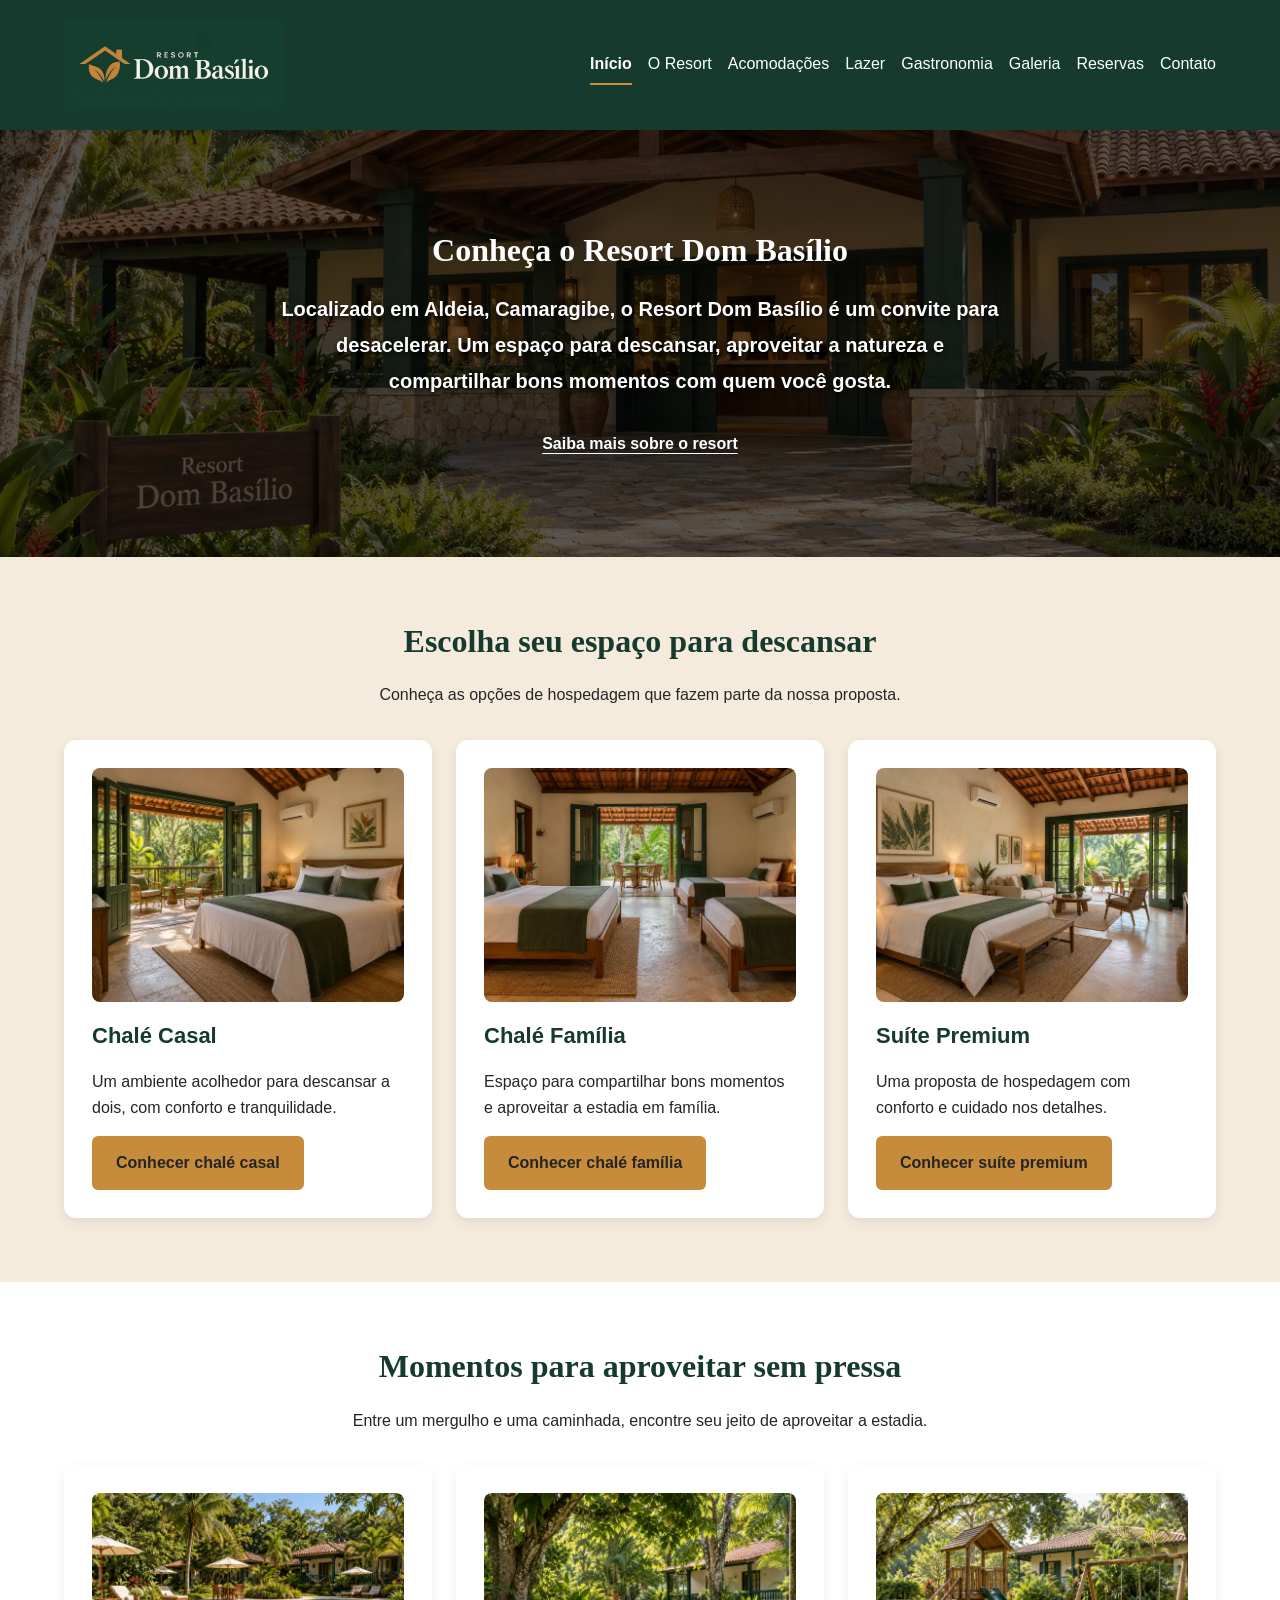
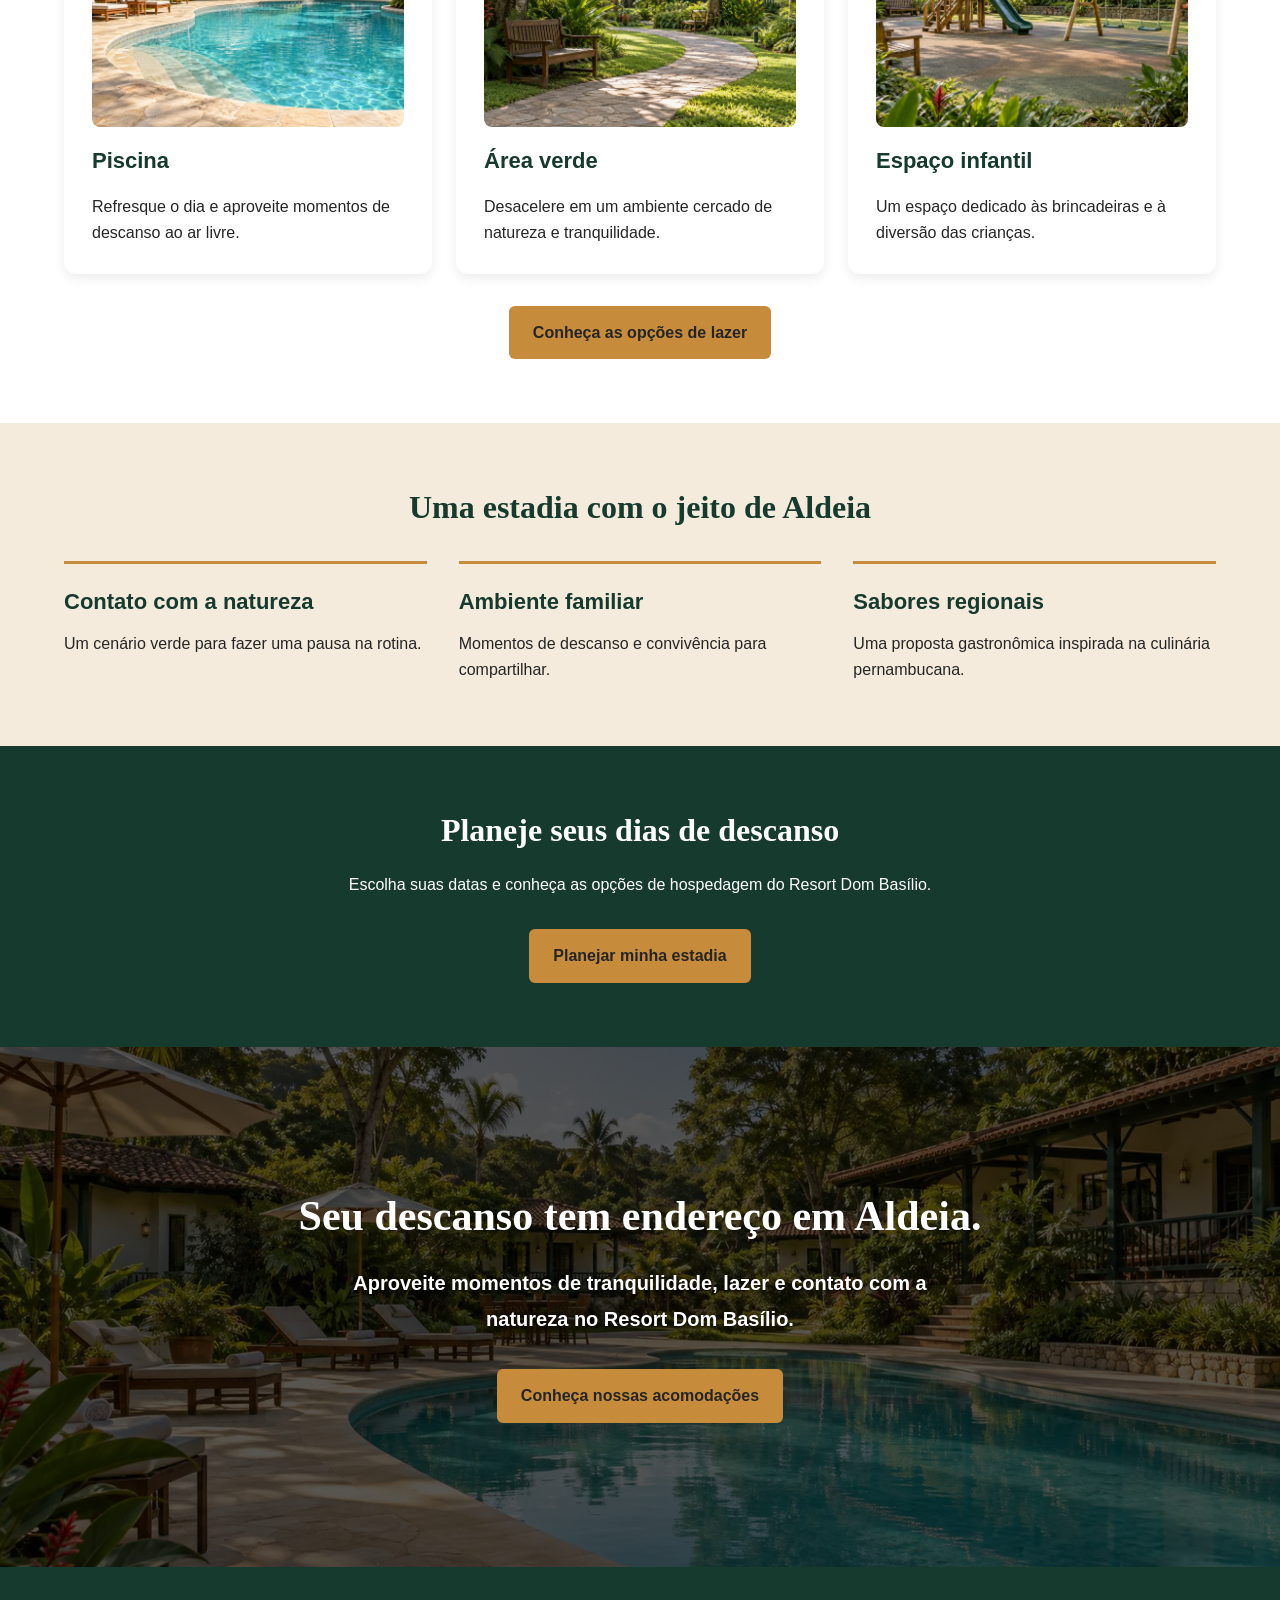
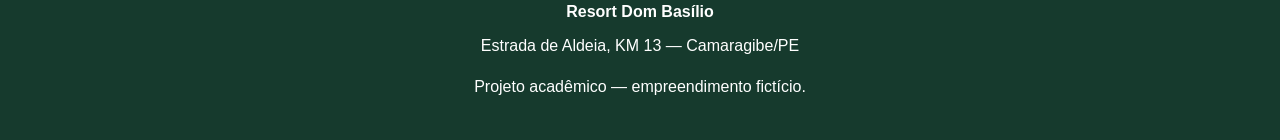
<file: index.html>
<!doctype html>
<html lang="pt-BR">
  <head>
    <meta charset="UTF-8" />

    <meta name="viewport" content="width=device-width, initial-scale=1.0" />

    <meta
      name="description"
      content="Conheça o Resort Dom Basílio, em Aldeia, Camaragibe/PE."
    />

    <title>Resort Dom Basílio | Início</title>

    <!-- Estilos compartilhados por todas as páginas -->
    <link rel="stylesheet" href="css/style.css" />

    <!-- O defer faz o JavaScript executar após a leitura do HTML -->
    <script src="js/script.js" defer></script>
  </head>

  <body class="pagina-inicial">
    <!-- O JavaScript preenche o menu neste espaço -->
    <header class="cabecalho"></header>

    <main>
    <!-- Apresentação do resort -->
    <section class="secao apresentacao apresentacao-inicio">
      <div class="container">
        <h2>Conheça o Resort Dom Basílio</h2>

        <p class="texto-introducao">
          Localizado em Aldeia, Camaragibe, o Resort Dom Basílio é um convite
          para desacelerar. Um espaço para descansar, aproveitar a natureza e
          compartilhar bons momentos com quem você gosta.
        </p>

        <a class="link-destaque" href="sobre.html">
          Saiba mais sobre o resort
        </a>
      </div>
    </section>

    <!-- Acomodações em destaque -->
    <section class="secao acomodacoes">
      <div class="container">
        <h2>Escolha seu espaço para descansar</h2>

        <p class="texto-introducao">
          Conheça as opções de hospedagem que fazem parte da nossa proposta.
        </p>

        <div class="lista-cards">
          <article class="card">
            <img
              class="imagem-card"
              src="imagens/chale-casal.webp"
              alt="Chalé Casal com cama de casal e varanda voltada para o jardim"
              loading="lazy"
            />

            <h3>Chalé Casal</h3>

            <p>
              Um ambiente acolhedor para descansar a dois, com conforto e
              tranquilidade.
            </p>

            <a class="botao" href="acomodacoes.html#chale-casal">
              Conhecer chalé casal
            </a>
          </article>

          <article class="card">
            <img
              class="imagem-card"
              src="imagens/chale-familia.webp"
              alt="Chalé Família com uma cama de casal e duas camas de solteiro"
              loading="lazy"
            />
            <h3>Chalé Família</h3>

            <p>
              Espaço para compartilhar bons momentos e aproveitar a estadia em
              família.
            </p>

            <a class="botao" href="acomodacoes.html#chale-familia">
              Conhecer chalé família
            </a>
          </article>

          <article class="card">
            <img
              class="imagem-card"
              src="imagens/suite-premium.webp"
              alt="Suíte Premium com cama queen-size, área de estar e varanda"
              loading="lazy"
            />
            <h3>Suíte Premium</h3>

            <p>
              Uma proposta de hospedagem com conforto e cuidado nos detalhes.
            </p>

            <a class="botao" href="acomodacoes.html#suite-premium">
              Conhecer suíte premium
            </a>
          </article>
        </div>
      </div>
    </section>

    <!-- Opções de lazer -->
    <section class="secao lazer">
      <div class="container">
        <h2>Momentos para aproveitar sem pressa</h2>

        <p class="texto-introducao">
          Entre um mergulho e uma caminhada, encontre seu jeito de aproveitar a
          estadia.
        </p>

        <div class="lista-cards">
          <article class="card">
            <img
              class="imagem-card"
              src="imagens/piscina.webp"
              alt="Piscina do resort cercada por espreguiçadeiras e vegetação"
              loading="lazy"
            />
            <h3>Piscina</h3>
            <p>Refresque o dia e aproveite momentos de descanso ao ar livre.</p>
          </article>

          <article class="card">
            <img
              class="imagem-card"
              src="imagens/area-verde.webp"
              alt="Jardim do resort com caminho de pedra e bancos à sombra"
              loading="lazy"
            />
            <h3>Área verde</h3>
            <p>
              Desacelere em um ambiente cercado de natureza e tranquilidade.
            </p>
          </article>

          <article class="card">
            <img
              class="imagem-card"
              src="imagens/espaco-infantil.webp"
              alt="Espaço infantil com escorregador, balanços e bancos para acompanhantes"
              loading="lazy"
            />
            <h3>Espaço infantil</h3>
            <p>Um espaço dedicado às brincadeiras e à diversão das crianças.</p>
          </article>
        </div>

        <div class="acao-secao">
          <a class="botao" href="lazer.html"> Conheça as opções de lazer </a>
        </div>
      </div>
    </section>

    <!-- Diferenciais do resort -->
    <section class="secao diferenciais">
      <div class="container">
        <h2>Uma estadia com o jeito de Aldeia</h2>

        <ul class="lista-diferenciais">
          <li>
            <h3>Contato com a natureza</h3>
            <p>Um cenário verde para fazer uma pausa na rotina.</p>
          </li>

          <li>
            <h3>Ambiente familiar</h3>
            <p>Momentos de descanso e convivência para compartilhar.</p>
          </li>

          <li>
            <h3>Sabores regionais</h3>
            <p>
              Uma proposta gastronômica inspirada na culinária pernambucana.
            </p>
          </li>
        </ul>
      </div>
    </section>

    <!-- Chamada para a página de reservas -->
    <section class="secao chamada-reserva">
      <div class="container">
        <h2>Planeje seus dias de descanso</h2>

        <p class="texto-introducao">
          Escolha suas datas e conheça as opções de hospedagem do Resort Dom
          Basílio.
        </p>

        <a class="botao" href="reservas.html"> Planejar minha estadia </a>
      </div>
    </section>

      <section class="banner banner-inicio">
        <h1>Seu descanso tem endereço em Aldeia.</h1>

        <p>
          Aproveite momentos de tranquilidade, lazer e contato com a natureza no
          Resort Dom Basílio.
        </p>

        <a class="botao" href="acomodacoes.html">
          Conheça nossas acomodações
        </a>
      </section>
    </main>

    <!-- Informações presentes no final da página -->
    <!-- O JavaScript preenche o rodapé neste espaço -->
    <footer class="rodape"></footer>
  </body>
</html>
</file>
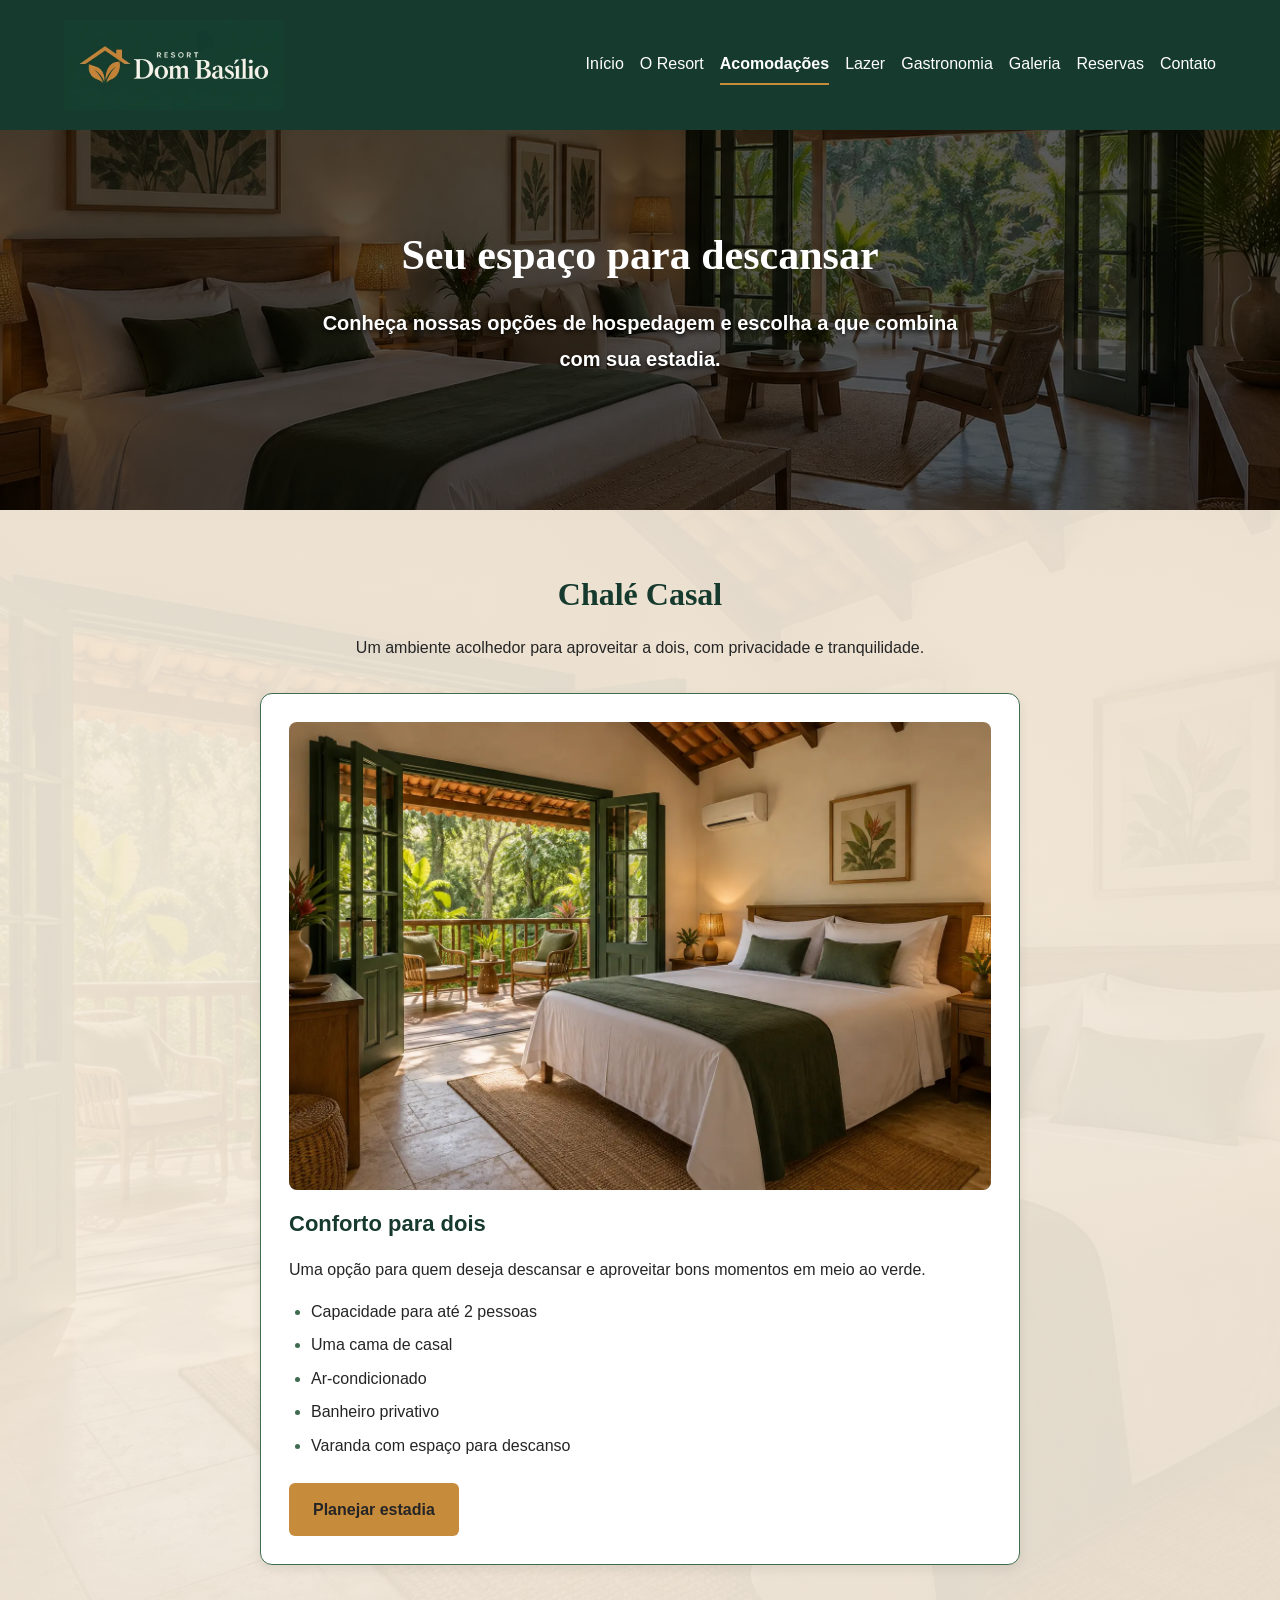
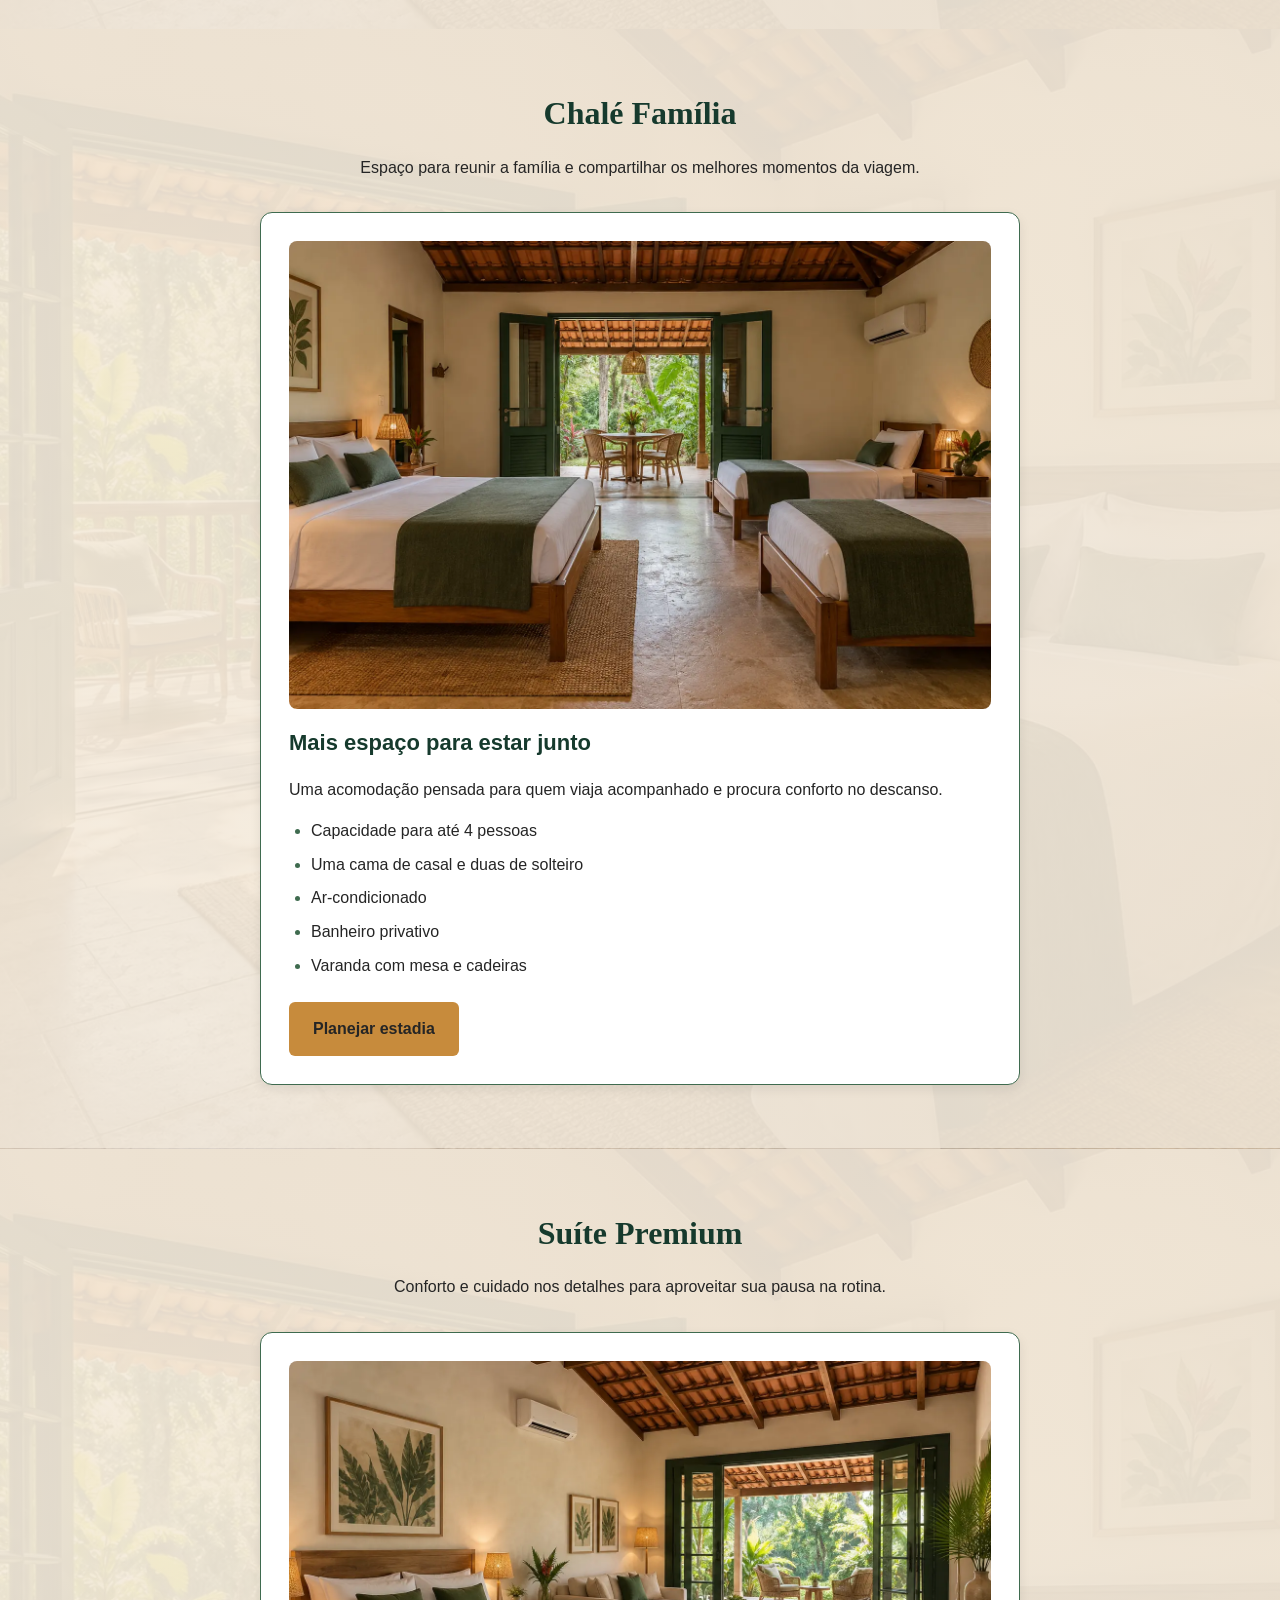
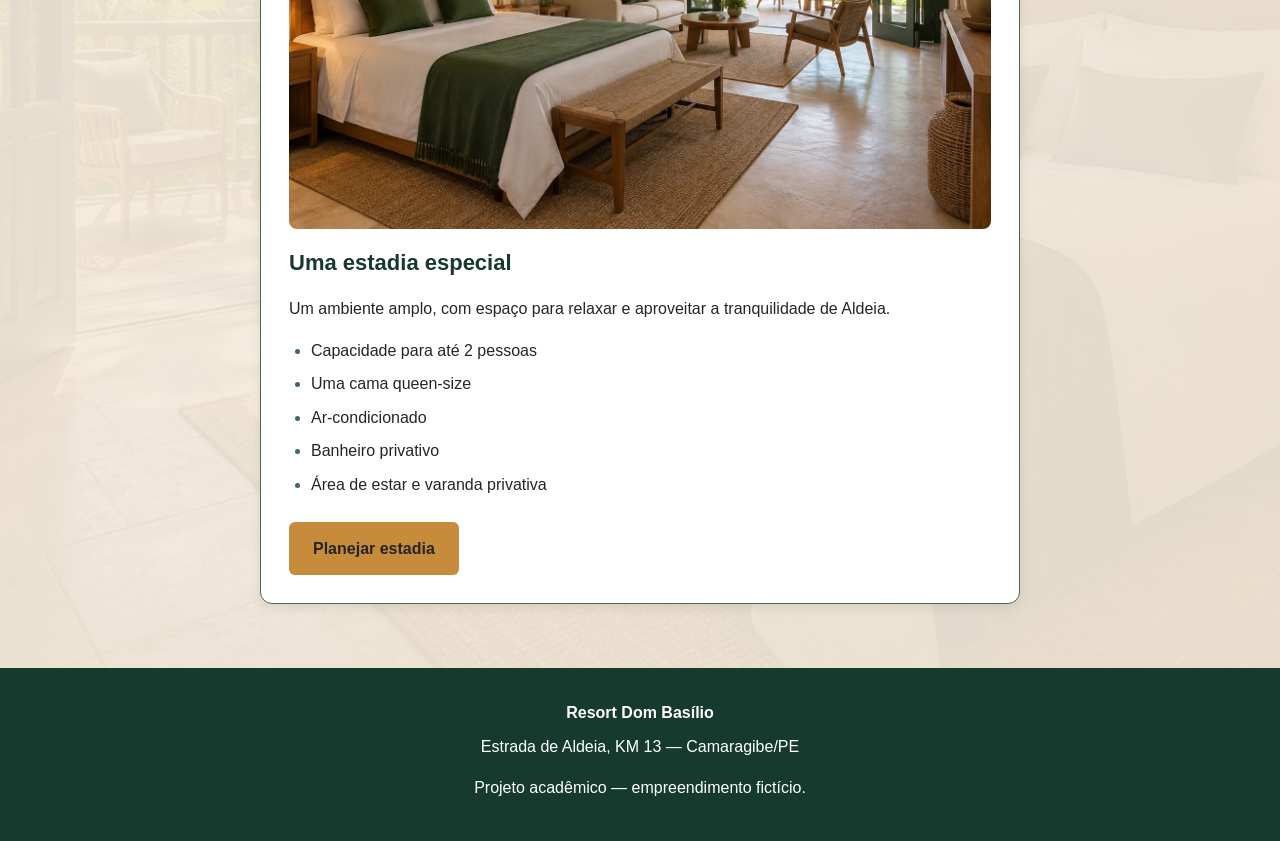
<file: acomodacoes.html>
<!doctype html>
<html lang="pt-BR">
  <head>
    <meta charset="UTF-8" />

    <meta name="viewport" content="width=device-width, initial-scale=1.0" />

    <title>Resort Dom Basílio | Acomodações</title>

    <meta
      name="description"
      content="Conheça o Chalé Casal, o Chalé Família e a Suíte Premium do Resort Dom Basílio."
    />

    <!-- Estilos compartilhados por todas as páginas -->
    <link rel="stylesheet" href="css/style.css" />

    <!-- O defer faz o JavaScript executar após a leitura do HTML -->
    <script src="js/script.js" defer></script>
  </head>

  <body>
    <!-- O JavaScript preenche o menu neste espaço -->
    <header class="cabecalho"></header>

    <main>
      <!-- Título da página -->
      <section class="banner">
        <h1>Seu espaço para descansar</h1>

        <p>
          Conheça nossas opções de hospedagem e escolha a que combina com sua
          estadia.
        </p>
      </section>

      <!-- Chalé para casal -->
      <section id="chale-casal" class="secao detalhe-acomodacao">
        <div class="container">
          <h2>Chalé Casal</h2>

          <p class="texto-introducao">
            Um ambiente acolhedor para aproveitar a dois, com privacidade e
            tranquilidade.
          </p>

          <div class="card ficha-acomodacao">
            <img
              class="imagem-acomodacao"
              src="imagens/chale-casal.webp"
              alt="Interior do Chalé Casal, com cama de casal e acesso à varanda"
              loading="lazy"
            />
            <h3>Conforto para dois</h3>

            <p>
              Uma opção para quem deseja descansar e aproveitar bons momentos em
              meio ao verde.
            </p>

            <ul class="lista-comodidades">
              <li>Capacidade para até 2 pessoas</li>
              <li>Uma cama de casal</li>
              <li>Ar-condicionado</li>
              <li>Banheiro privativo</li>
              <li>Varanda com espaço para descanso</li>
            </ul>

            <a class="botao" href="reservas.html"> Planejar estadia </a>
          </div>
        </div>
      </section>

      <!-- Chalé para família -->
      <section id="chale-familia" class="secao detalhe-acomodacao">
        <div class="container">
          <h2>Chalé Família</h2>

          <p class="texto-introducao">
            Espaço para reunir a família e compartilhar os melhores momentos da
            viagem.
          </p>

          <div class="card ficha-acomodacao">
            <img
              class="imagem-acomodacao"
              src="imagens/chale-familia.webp"
              alt="Interior do Chalé Família, com uma cama de casal e duas de solteiro"
              loading="lazy"
            />
            <h3>Mais espaço para estar junto</h3>

            <p>
              Uma acomodação pensada para quem viaja acompanhado e procura
              conforto no descanso.
            </p>

            <ul class="lista-comodidades">
              <li>Capacidade para até 4 pessoas</li>
              <li>Uma cama de casal e duas de solteiro</li>
              <li>Ar-condicionado</li>
              <li>Banheiro privativo</li>
              <li>Varanda com mesa e cadeiras</li>
            </ul>

            <a class="botao" href="reservas.html"> Planejar estadia </a>
          </div>
        </div>
      </section>

      <!-- Suíte premium -->
      <section id="suite-premium" class="secao detalhe-acomodacao">
        <div class="container">
          <h2>Suíte Premium</h2>

          <p class="texto-introducao">
            Conforto e cuidado nos detalhes para aproveitar sua pausa na rotina.
          </p>

          <div class="card ficha-acomodacao">
            <img
              class="imagem-acomodacao"
              src="imagens/suite-premium.webp"
              alt="Interior da Suíte Premium, com cama queen-size e área de estar"
              loading="lazy"
            />
            <h3>Uma estadia especial</h3>

            <p>
              Um ambiente amplo, com espaço para relaxar e aproveitar a
              tranquilidade de Aldeia.
            </p>

            <ul class="lista-comodidades">
              <li>Capacidade para até 2 pessoas</li>
              <li>Uma cama queen-size</li>
              <li>Ar-condicionado</li>
              <li>Banheiro privativo</li>
              <li>Área de estar e varanda privativa</li>
            </ul>

            <a class="botao" href="reservas.html"> Planejar estadia </a>
          </div>
        </div>
      </section>
    </main>

    <!-- Informações presentes no final da página -->
    <!-- O JavaScript preenche o rodapé neste espaço -->
    <footer class="rodape"></footer>
  </body>
</html>
</file>
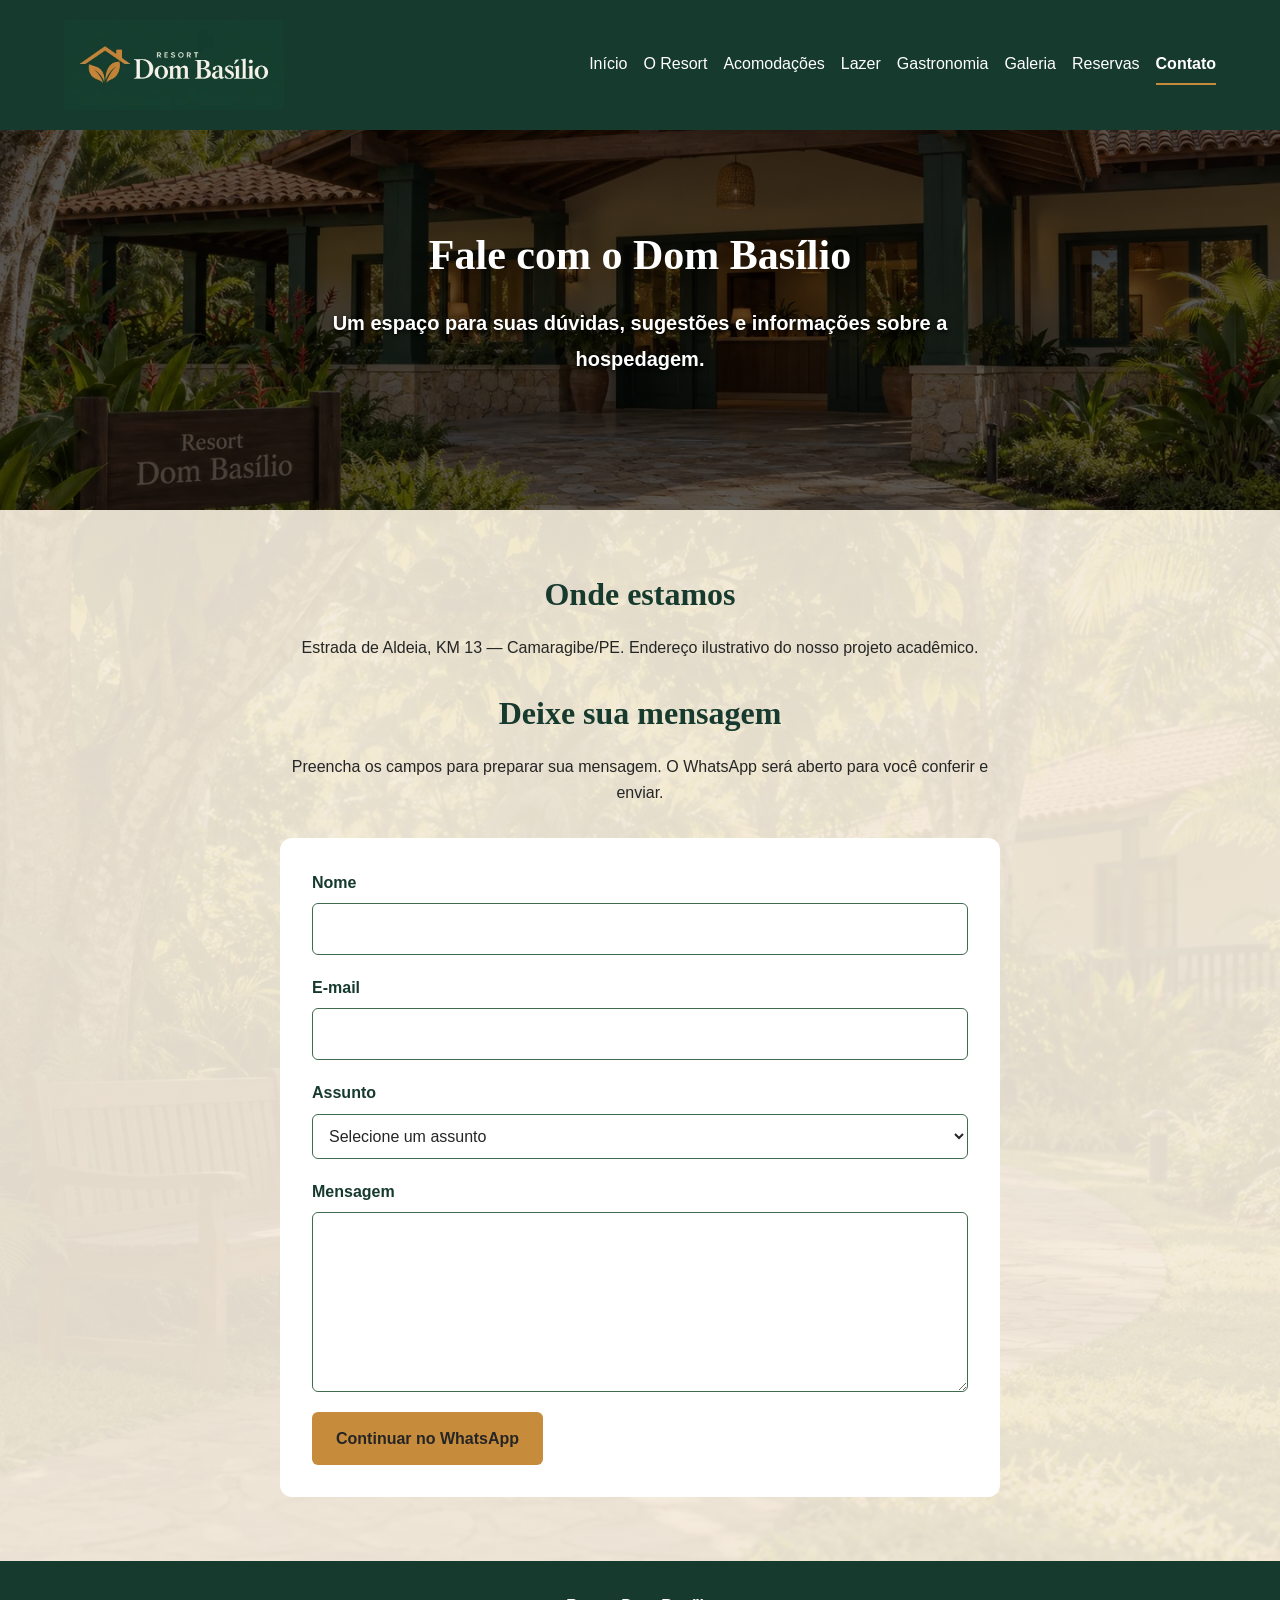
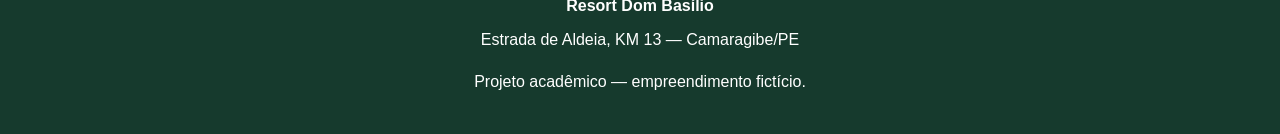
<file: contato.html>
<!DOCTYPE html>
<html lang="pt-BR">
<head>
    <meta charset="UTF-8">

    <meta name="viewport" content="width=device-width, initial-scale=1.0">

    <title>Resort Dom Basílio | Contato</title>

    <meta name="description"
          content="Confira a localização e o formulário de contato do Resort Dom Basílio, em Aldeia, Camaragibe/PE.">

    <!-- Estilos compartilhados por todas as páginas -->
    <link rel="stylesheet" href="css/style.css">

    <!-- O defer faz o JavaScript executar após a leitura do HTML -->
    <script src="js/script.js" defer></script>
</head>

<body>
    <!-- O JavaScript preenche o menu neste espaço -->
    <header class="cabecalho"></header>

    <main>
        <section class="banner">
            <h1>Fale com o Dom Basílio</h1>

            <p>
                Um espaço para suas dúvidas, sugestões
                e informações sobre a hospedagem.
            </p>
        </section>

        <section class="secao apresentacao">
            <div class="container">
                <h2>Onde estamos</h2>

                <p class="texto-introducao">
                    Estrada de Aldeia, KM 13 — Camaragibe/PE.
                    Endereço ilustrativo do nosso projeto acadêmico.
                </p>

                <h2>Deixe sua mensagem</h2>

                <p id="aviso-contato" class="texto-introducao">
                    Preencha os campos para preparar sua mensagem.
                    O WhatsApp será aberto para você conferir e enviar.
                </p>

                <form
                    id="formulario-contato"
                    class="formulario"
                    aria-describedby="aviso-contato">

                    <div class="campo">
                        <label for="nome-contato">Nome</label>

                        <input
                            type="text"
                            id="nome-contato"
                            name="nome"
                            autocomplete="name"
                            maxlength="100"
                            required>
                    </div>

                    <div class="campo">
                        <label for="email-contato">E-mail</label>

                        <input
                            type="email"
                            id="email-contato"
                            name="email"
                            autocomplete="email"
                            required>
                    </div>

                    <div class="campo">
                        <label for="assunto-contato">Assunto</label>

                        <select
                            id="assunto-contato"
                            name="assunto"
                            required>

                            <option value="">Selecione um assunto</option>
                            <option value="hospedagem">Hospedagem</option>
                            <option value="lazer">Lazer</option>
                            <option value="gastronomia">Gastronomia</option>
                            <option value="outros">Outros assuntos</option>
                        </select>
                    </div>

                    <div class="campo">
                        <label for="texto-contato">Mensagem</label>

                        <textarea
                            id="texto-contato"
                            name="mensagem"
                            rows="6"
                            minlength="10"
                            maxlength="1000"
                            required></textarea>
                    </div>

                    <button
                        id="botao-contato"
                        class="botao"
                        type="submit"
                        disabled>
                        Continuar no WhatsApp
                    </button>

                    <p
                        id="resultado-contato"
                        class="mensagem-formulario"
                        role="status"></p>
                </form>
            </div>
        </section>
    </main>

    <!-- Informações presentes no final da página -->
    <!-- O JavaScript preenche o rodapé neste espaço -->
    <footer class="rodape"></footer>
</body>
</html>
</file>
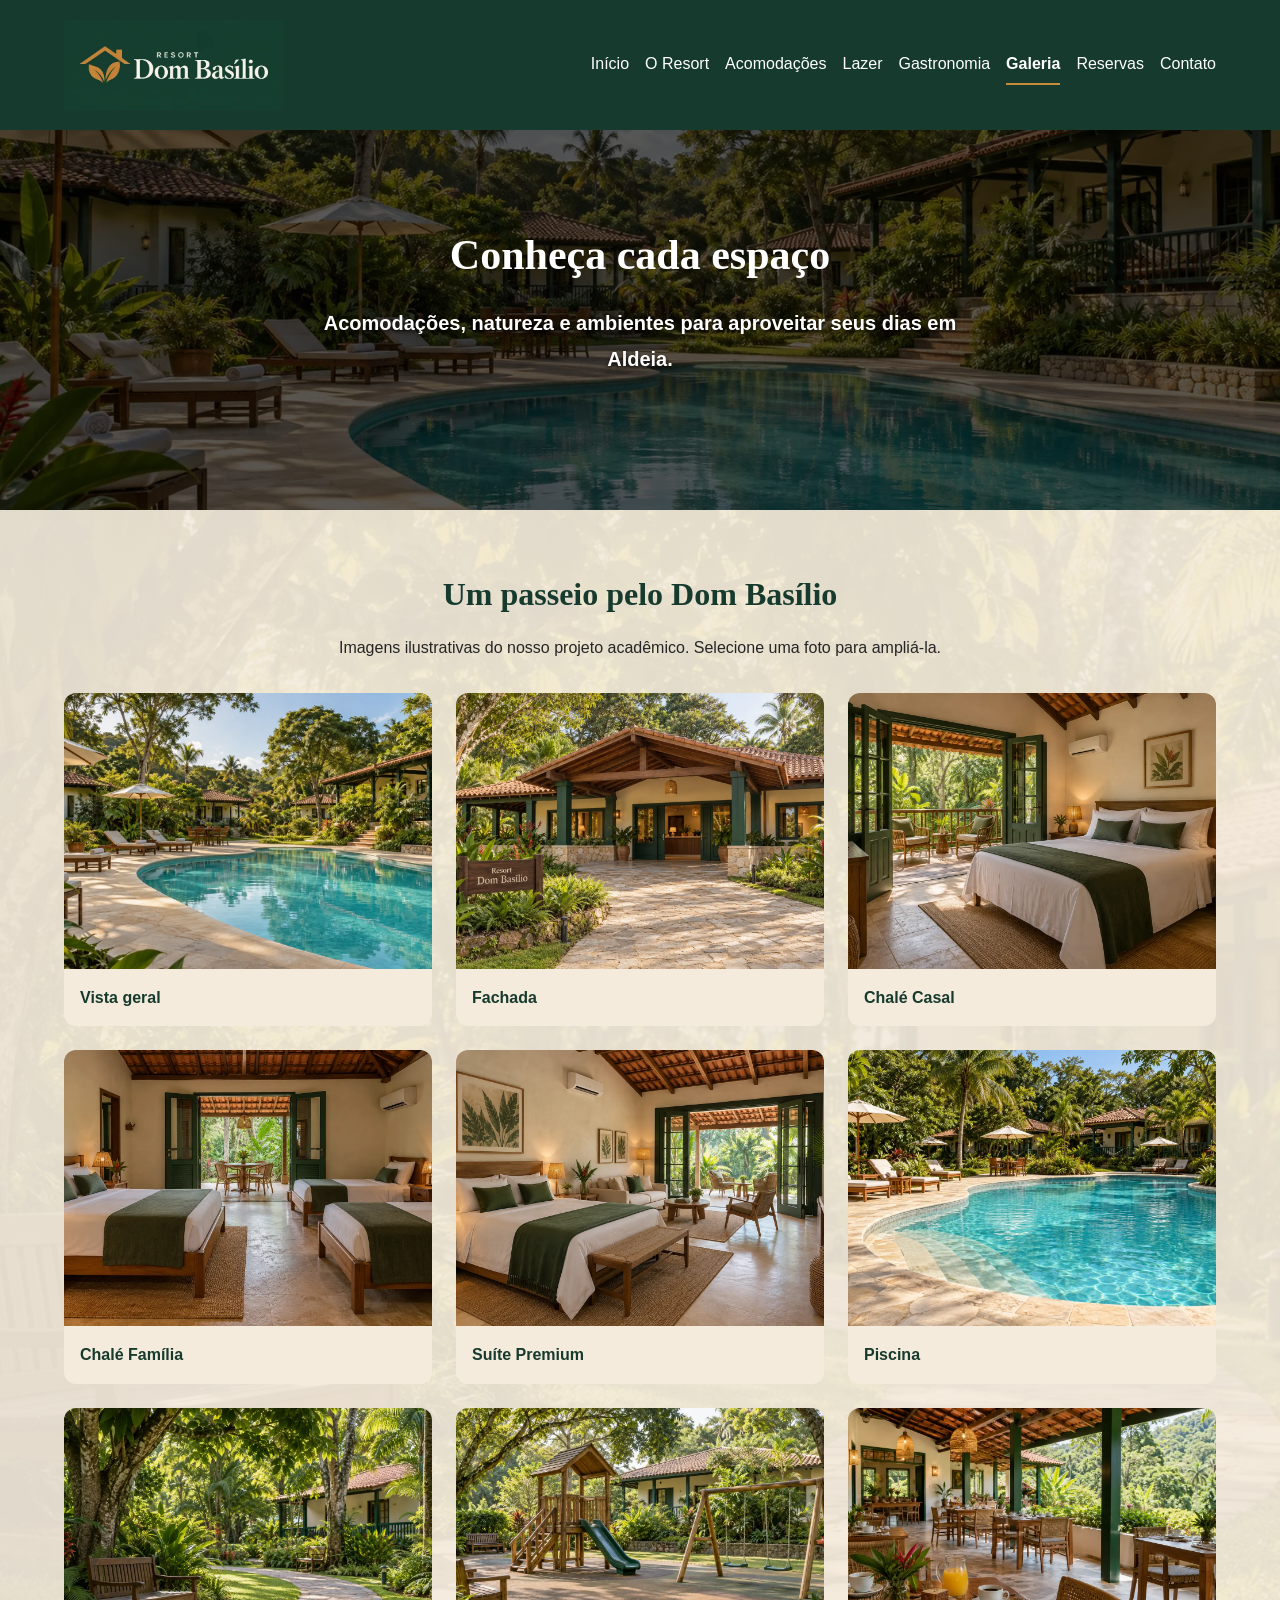
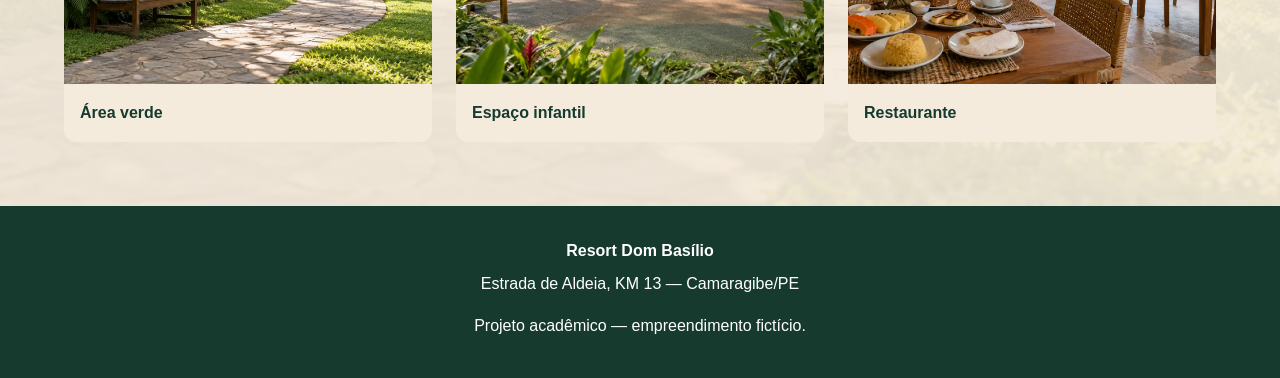
<file: galeria.html>
<!DOCTYPE html>
<html lang="pt-BR">
<head>
    <meta charset="UTF-8">

    <meta name="viewport" content="width=device-width, initial-scale=1.0">

    <title>Resort Dom Basílio | Galeria</title>

    <meta name="description"
          content="Explore as imagens das acomodações e dos espaços de lazer do Resort Dom Basílio.">

    <!-- Estilos compartilhados por todas as páginas -->
    <link rel="stylesheet" href="css/style.css">

    <!-- O defer faz o JavaScript executar após a leitura do HTML -->
    <script src="js/script.js" defer></script>
</head>

<body>
    <!-- O JavaScript preenche o menu neste espaço -->
    <header class="cabecalho"></header>

    <main>
        <section class="banner">
            <h1>Conheça cada espaço</h1>

            <p>
                Acomodações, natureza e ambientes para
                aproveitar seus dias em Aldeia.
            </p>
        </section>

        <section class="secao apresentacao">
            <div class="container">
                <h2>Um passeio pelo Dom Basílio</h2>

                <p class="texto-introducao">
                    Imagens ilustrativas do nosso projeto acadêmico.
                    Selecione uma foto para ampliá-la.
                </p>

                <div class="grade-galeria">
                <button class="foto-galeria" type="button">
                    <img src="imagens/banner-principal.webp"
                        alt="Vista geral do resort com piscina e chalés"
                        loading="lazy">
                    <span>Vista geral</span>
                </button>

                <button class="foto-galeria" type="button">
                    <img src="imagens/fachada-resort.webp"
                        alt="Fachada do resort cercada por jardins"
                        loading="lazy">
                    <span>Fachada</span>
                </button>

                <button class="foto-galeria" type="button">
                    <img src="imagens/chale-casal.webp"
                        alt="Chalé Casal com cama de casal e varanda"
                        loading="lazy">
                    <span>Chalé Casal</span>
                </button>

                <button class="foto-galeria" type="button">
                    <img src="imagens/chale-familia.webp"
                        alt="Chalé Família com uma cama de casal e duas de solteiro"
                        loading="lazy">
                    <span>Chalé Família</span>
                </button>

                <button class="foto-galeria" type="button">
                    <img src="imagens/suite-premium.webp"
                        alt="Suíte Premium com cama queen-size e área de estar"
                        loading="lazy">
                    <span>Suíte Premium</span>
                </button>

                <button class="foto-galeria" type="button">
                    <img src="imagens/piscina.webp"
                        alt="Piscina com espreguiçadeiras e guarda-sóis"
                        loading="lazy">
                    <span>Piscina</span>
                </button>

                <button class="foto-galeria" type="button">
                    <img src="imagens/area-verde.webp"
                        alt="Caminho de pedra entre jardins e bancos à sombra"
                        loading="lazy">
                    <span>Área verde</span>
                </button>

                <button class="foto-galeria" type="button">
                    <img src="imagens/espaco-infantil.webp"
                        alt="Espaço infantil com escorregador e balanços"
                        loading="lazy">
                    <span>Espaço infantil</span>
                </button>

                <button class="foto-galeria" type="button">
                    <img src="imagens/restaurante.webp"
                        alt="Restaurante com café da manhã regional e vista para o jardim"
                        loading="lazy">
                    <span>Restaurante</span>
                </button>
                </div>
            </div>
        </section>
    </main>

    <!-- Janela de ampliação: fica oculta até ser aberta -->
    <dialog
        id="visualizador-foto"
        class="visualizador-foto"
        aria-labelledby="legenda-ampliada">

            <button
                id="fechar-foto"
                class="fechar-foto"
                type="button"
                autofocus>
                Fechar foto
            </button>

            <figure>
                <img id="imagem-ampliada" alt="">
                <figcaption id="legenda-ampliada"></figcaption>
            </figure>
    </dialog>

    <!-- Informações presentes no final da página -->
    <!-- O JavaScript preenche o rodapé neste espaço -->
    <footer class="rodape"></footer>
</body>
</html>
</file>
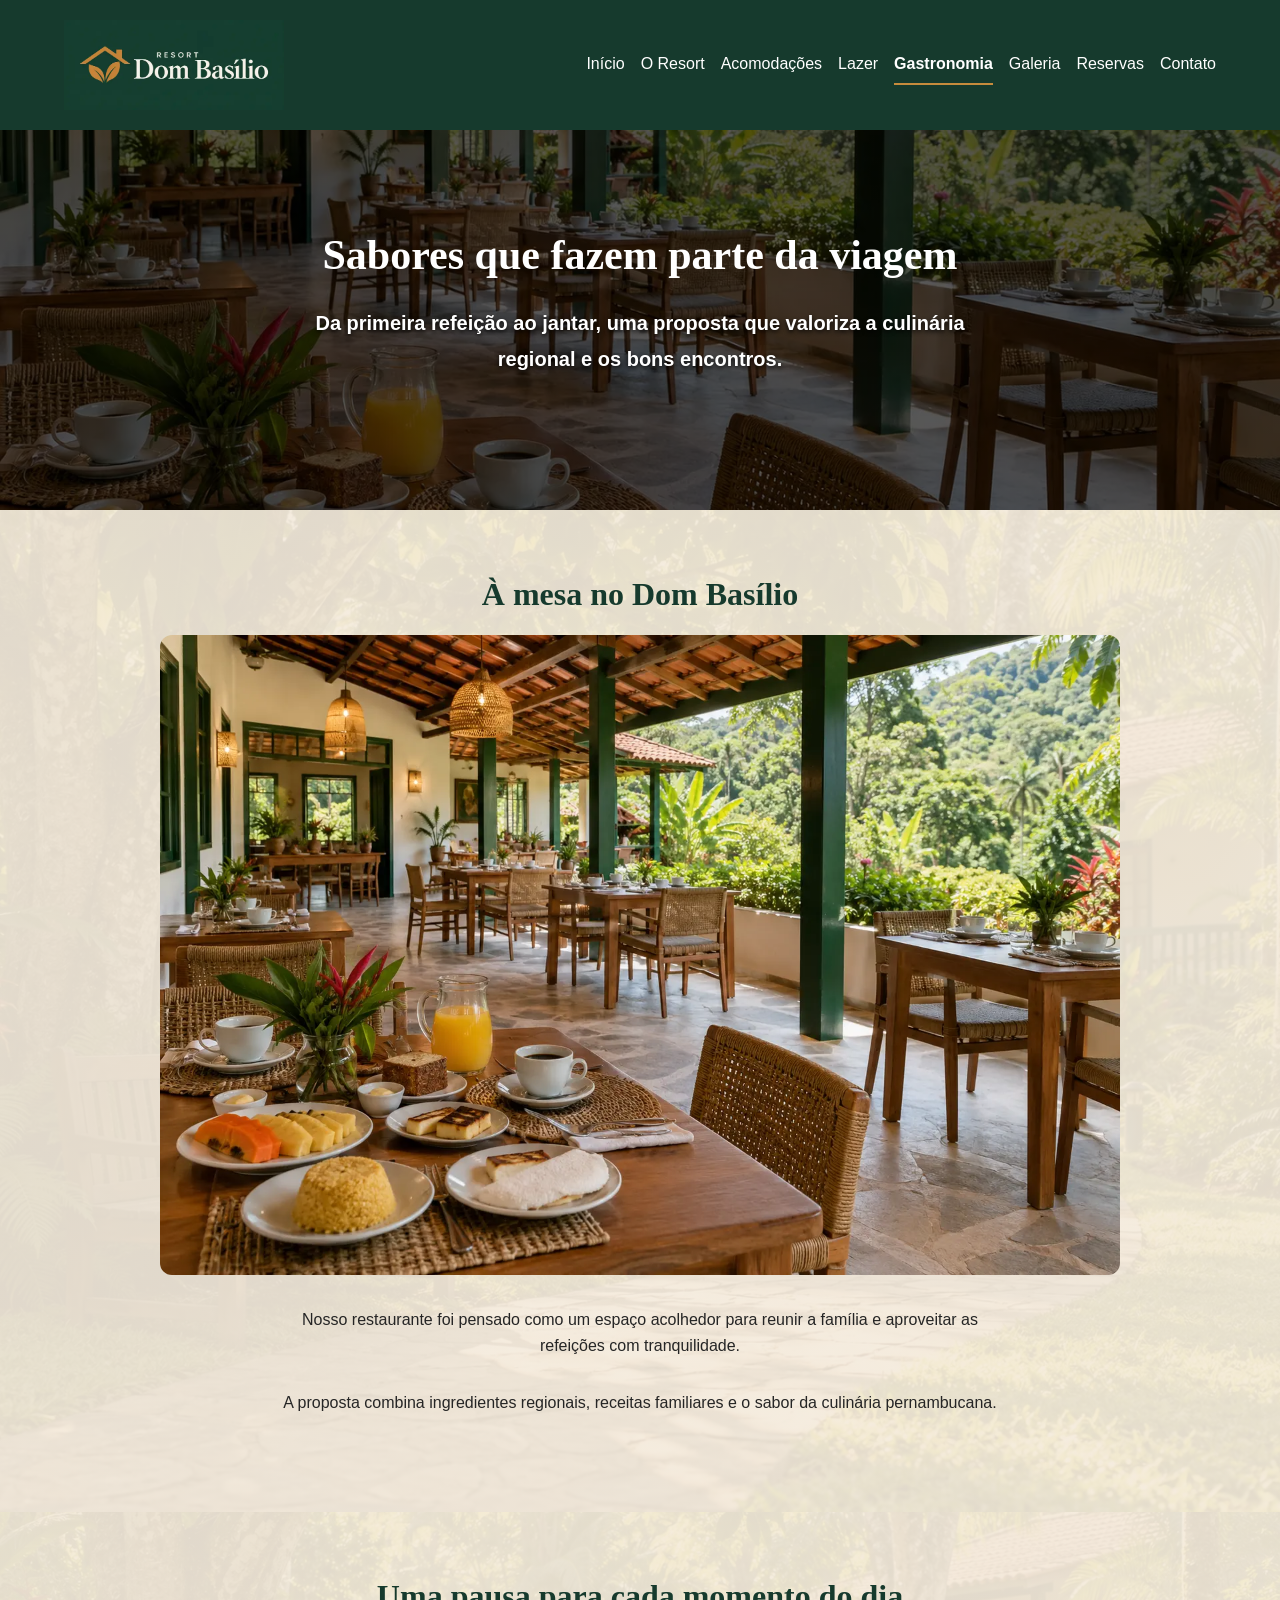
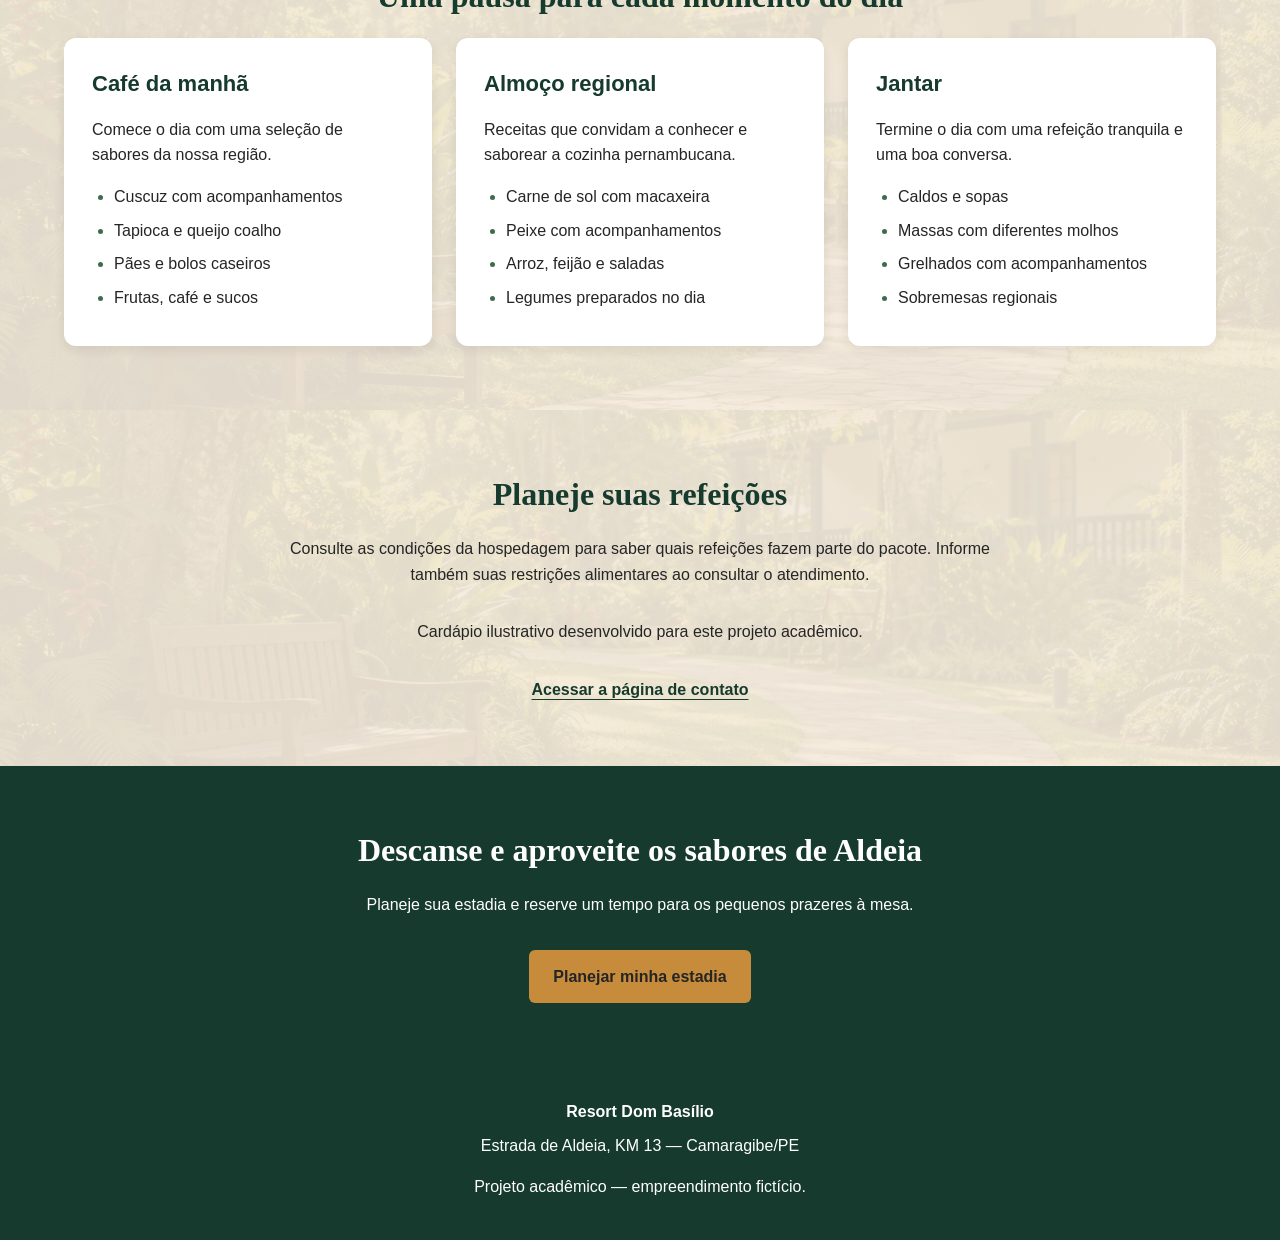
<file: gastronomia.html>
<!DOCTYPE html>
<html lang="pt-BR">
<head>
    <meta charset="UTF-8">

    <meta name="viewport" content="width=device-width, initial-scale=1.0">

    <meta name="description"
          content="Conheça a proposta gastronômica do Resort Dom Basílio, com café da manhã e sabores regionais de Pernambuco.">

    <title>Resort Dom Basílio | Gastronomia</title>

    <!-- Estilos compartilhados por todas as páginas -->
    <link rel="stylesheet" href="css/style.css">

    <!-- O defer faz o JavaScript executar após a leitura do HTML -->
    <script src="js/script.js" defer></script>
</head>

<body>
    
    <!-- O JavaScript preenche o menu neste espaço -->
    <header class="cabecalho"></header>

    <main>
        <!-- Apresentação da página -->
        <section class="banner">
            <h1>Sabores que fazem parte da viagem</h1>

            <p>
                Da primeira refeição ao jantar, uma proposta
                que valoriza a culinária regional e os bons encontros.
            </p>
        </section>

        <!-- Apresentação do restaurante -->
        <section class="secao apresentacao">
            <div class="container">
                <h2>À mesa no Dom Basílio</h2>

                <img
                    class="imagem-destaque"
                    src="imagens/restaurante.webp"
                    alt="Restaurante com mesas de madeira, café da manhã regional e vista para o jardim"
                    loading="lazy">

                <p class="texto-introducao">
                    Nosso restaurante foi pensado como um espaço
                    acolhedor para reunir a família e aproveitar
                    as refeições com tranquilidade.
                </p>

                <p class="texto-introducao">
                    A proposta combina ingredientes regionais,
                    receitas familiares e o sabor da culinária
                    pernambucana.
                </p>
            </div>
        </section>

        <!-- Opções de refeições -->
        <section class="secao">
            <div class="container">
                <h2>Uma pausa para cada momento do dia</h2>

                <div class="lista-cards">
                    <article class="card">
                        <h3>Café da manhã</h3>

                        <p>
                            Comece o dia com uma seleção
                            de sabores da nossa região.
                        </p>

                        <ul class="lista-comodidades">
                            <li>Cuscuz com acompanhamentos</li>
                            <li>Tapioca e queijo coalho</li>
                            <li>Pães e bolos caseiros</li>
                            <li>Frutas, café e sucos</li>
                        </ul>
                    </article>

                    <article class="card">
                        <h3>Almoço regional</h3>

                        <p>
                            Receitas que convidam a conhecer
                            e saborear a cozinha pernambucana.
                        </p>

                        <ul class="lista-comodidades">
                            <li>Carne de sol com macaxeira</li>
                            <li>Peixe com acompanhamentos</li>
                            <li>Arroz, feijão e saladas</li>
                            <li>Legumes preparados no dia</li>
                        </ul>
                    </article>

                    <article class="card">
                        <h3>Jantar</h3>

                        <p>
                            Termine o dia com uma refeição
                            tranquila e uma boa conversa.
                        </p>

                        <ul class="lista-comodidades">
                            <li>Caldos e sopas</li>
                            <li>Massas com diferentes molhos</li>
                            <li>Grelhados com acompanhamentos</li>
                            <li>Sobremesas regionais</li>
                        </ul>
                    </article>
                </div>
            </div>
        </section>

        <!-- Informações sobre as refeições -->
        <section class="secao apresentacao">
            <div class="container">
                <h2>Planeje suas refeições</h2>

                <p class="texto-introducao">
                    Consulte as condições da hospedagem para
                    saber quais refeições fazem parte do pacote.
                    Informe também suas restrições alimentares
                    ao consultar o atendimento.
                </p>

                <p class="texto-introducao">
                    Cardápio ilustrativo desenvolvido
                    para este projeto acadêmico.
                </p>

                <a class="link-destaque" href="contato.html">
                    Acessar a página de contato
                </a>
            </div>
        </section>

        <!-- Chamada para reservas -->
        <section class="secao chamada-reserva">
            <div class="container">
                <h2>Descanse e aproveite os sabores de Aldeia</h2>

                <p class="texto-introducao">
                    Planeje sua estadia e reserve um tempo
                    para os pequenos prazeres à mesa.
                </p>

                <a class="botao" href="reservas.html">
                    Planejar minha estadia
                </a>
            </div>
        </section>
    </main>

    <!-- Informações presentes no final da página -->
    
    <!-- O JavaScript preenche o rodapé neste espaço -->
    <footer class="rodape"></footer>
</body>
</html>
</file>
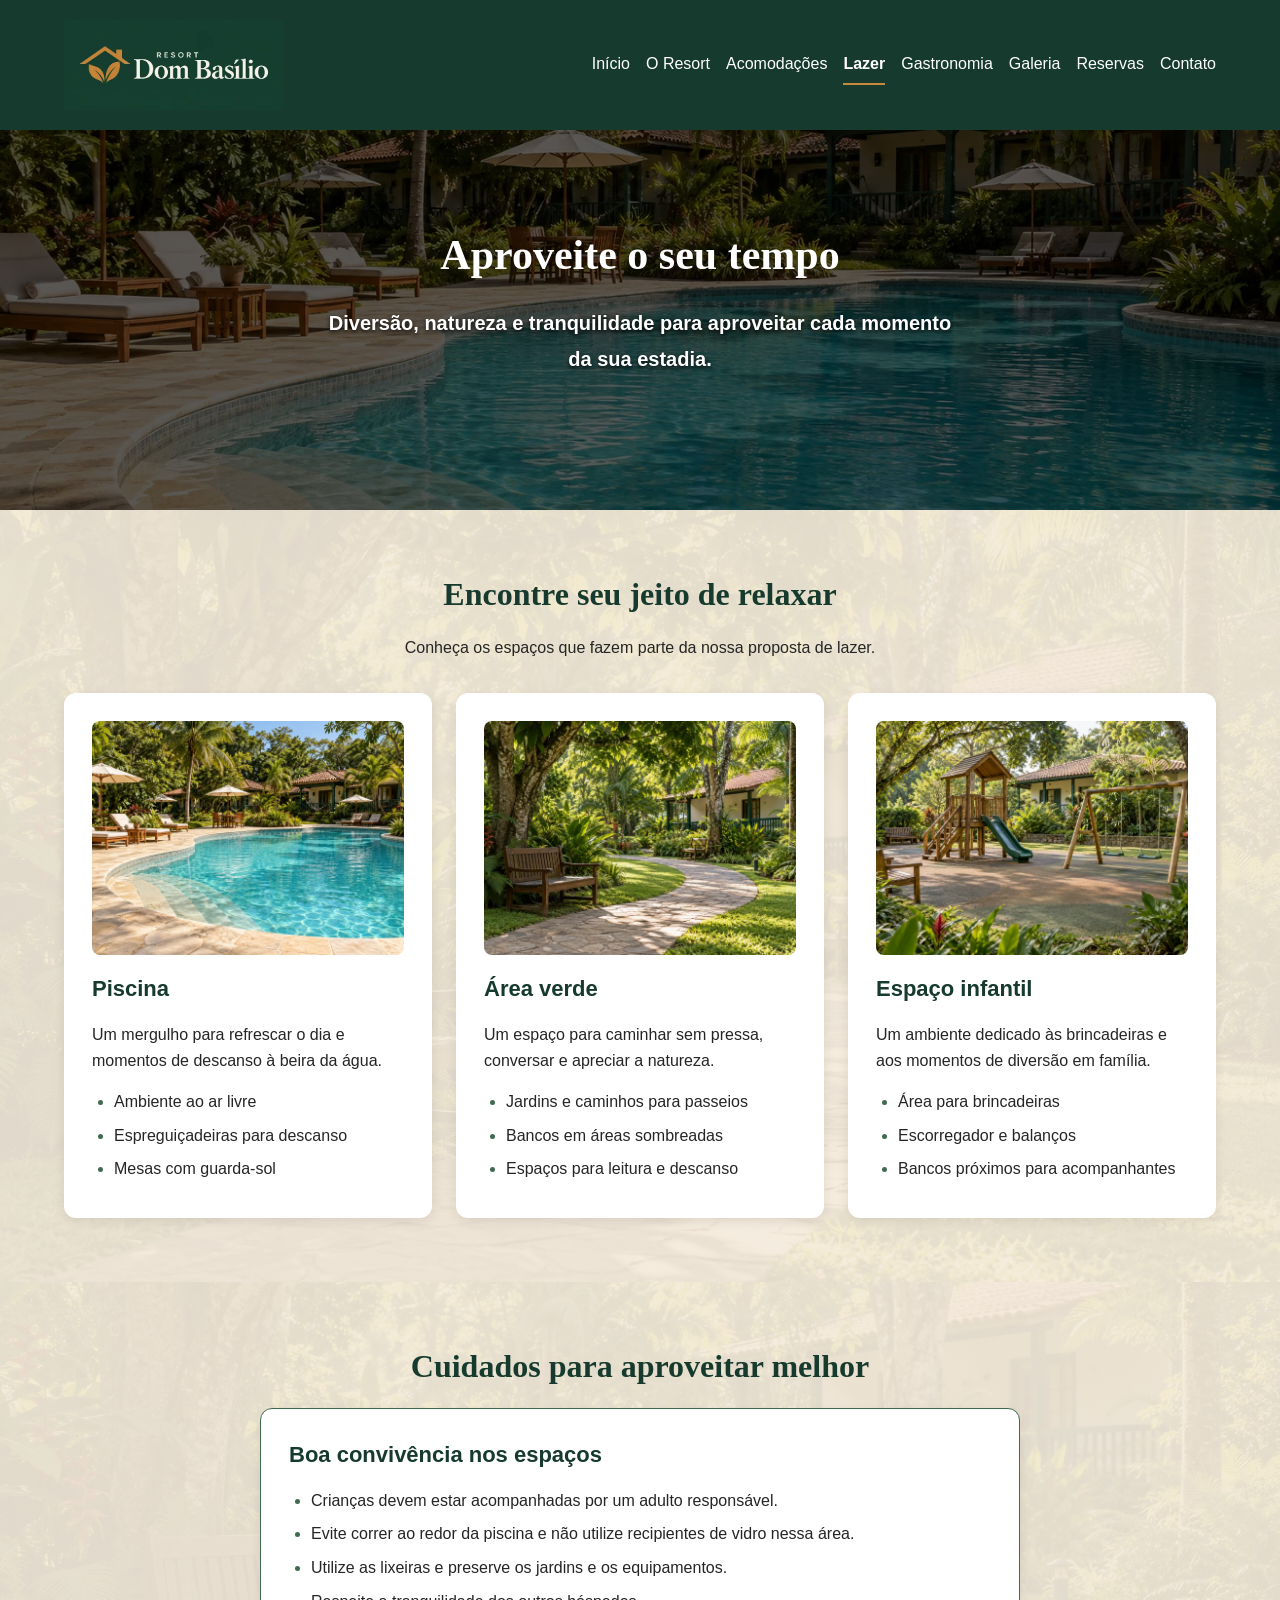
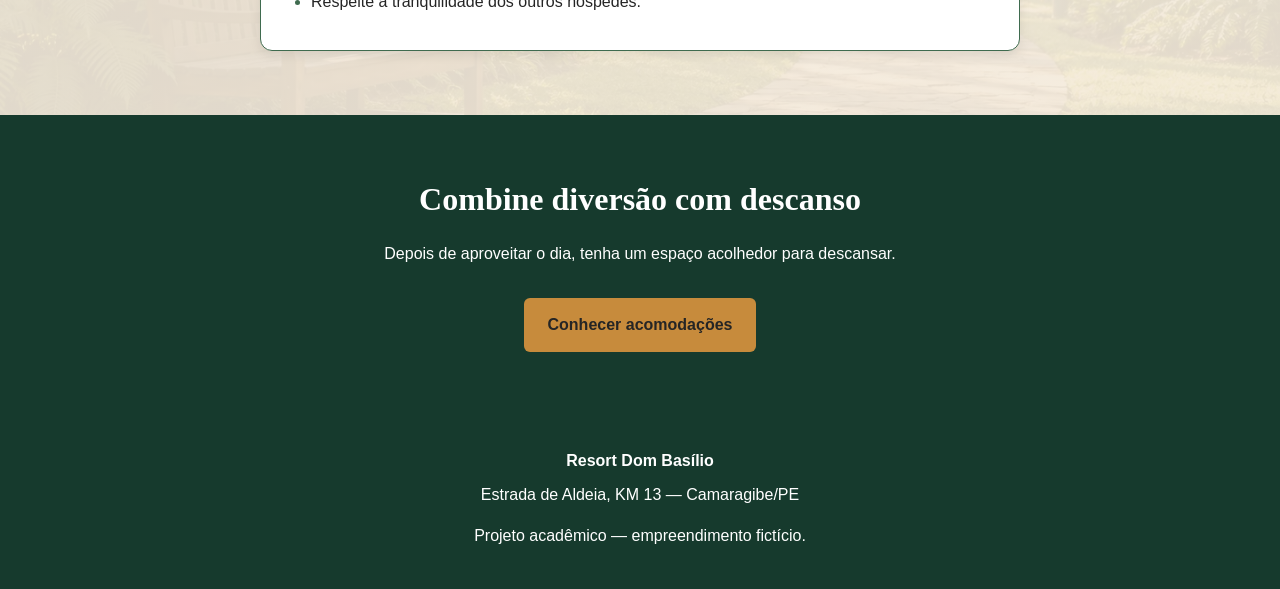
<file: lazer.html>
<!DOCTYPE html>
<html lang="pt-BR">
<head>
    <meta charset="UTF-8">

    <meta name="viewport" content="width=device-width, initial-scale=1.0">

    <meta name="description"
          content="Conheça a piscina, a área verde e o espaço infantil do Resort Dom Basílio, em Aldeia.">

    <title>Resort Dom Basílio | O Resort</title>

    <!-- Estilos compartilhados por todas as páginas -->
    <link rel="stylesheet" href="css/style.css">

    <!-- O defer faz o JavaScript executar após a leitura do HTML -->
    <script src="js/script.js" defer></script>
</head>

<body>
    <!-- O JavaScript preenche o menu neste espaço -->
    <header class="cabecalho"></header>

    <main>
        <!-- Apresentação da página -->
        <section class="banner">
            <h1>Aproveite o seu tempo</h1>

            <p>
                Diversão, natureza e tranquilidade para
                aproveitar cada momento da sua estadia.
            </p>
        </section>

        <!-- Ambientes de lazer -->
        <section class="secao lazer">
            <div class="container">
                <h2>Encontre seu jeito de relaxar</h2>

                <p class="texto-introducao">
                    Conheça os espaços que fazem parte
                    da nossa proposta de lazer.
                </p>

                <div class="lista-cards">
                    <article class="card">
                        <img
                            class="imagem-card"
                            src="imagens/piscina.webp"
                            alt="Piscina do resort cercada por espreguiçadeiras e vegetação"
                            loading="lazy">
                        <h3>Piscina</h3>

                        <p>
                            Um mergulho para refrescar o dia
                            e momentos de descanso à beira da água.
                        </p>

                        <ul class="lista-comodidades">
                            <li>Ambiente ao ar livre</li>
                            <li>Espreguiçadeiras para descanso</li>
                            <li>Mesas com guarda-sol</li>
                        </ul>
                    </article>

                    <article class="card">
                        <img
                            class="imagem-card"
                            src="imagens/area-verde.webp"
                            alt="Jardim do resort com caminho de pedra e bancos à sombra"
                            loading="lazy">
                        <h3>Área verde</h3>

                        <p>
                            Um espaço para caminhar sem pressa,
                            conversar e apreciar a natureza.
                        </p>

                        <ul class="lista-comodidades">
                            <li>Jardins e caminhos para passeios</li>
                            <li>Bancos em áreas sombreadas</li>
                            <li>Espaços para leitura e descanso</li>
                        </ul>
                    </article>

                    <article class="card">
                        <img
                            class="imagem-card"
                            src="imagens/espaco-infantil.webp"
                            alt="Espaço infantil com escorregador, balanços e bancos para acompanhantes"
                            loading="lazy">
                        <h3>Espaço infantil</h3>

                        <p>
                            Um ambiente dedicado às brincadeiras
                            e aos momentos de diversão em família.
                        </p>

                        <ul class="lista-comodidades">
                            <li>Área para brincadeiras</li>
                            <li>Escorregador e balanços</li>
                            <li>Bancos próximos para acompanhantes</li>
                        </ul>
                    </article>
                </div>
            </div>
        </section>

        <!-- Orientações de uso -->
        <section class="secao">
            <div class="container">
                <h2>Cuidados para aproveitar melhor</h2>

                <div class="card ficha-acomodacao">
                    <h3>Boa convivência nos espaços</h3>

                    <ul class="lista-comodidades">
                        <li>
                            Crianças devem estar acompanhadas
                            por um adulto responsável.
                        </li>
                        <li>
                            Evite correr ao redor da piscina
                            e não utilize recipientes de vidro nessa área.
                        </li>
                        <li>
                            Utilize as lixeiras e preserve
                            os jardins e os equipamentos.
                        </li>
                        <li>
                            Respeite a tranquilidade dos outros hóspedes.
                        </li>
                    </ul>
                </div>
            </div>
        </section>

        <!-- Chamada para hospedagem -->
        <section class="secao chamada-reserva">
            <div class="container">
                <h2>Combine diversão com descanso</h2>

                <p class="texto-introducao">
                    Depois de aproveitar o dia, tenha
                    um espaço acolhedor para descansar.
                </p>

                <a class="botao" href="acomodacoes.html">
                    Conhecer acomodações
                </a>
            </div>
        </section>
    </main>

    <!-- Informações presentes no final da página -->
    <!-- O JavaScript preenche o rodapé neste espaço -->
    <footer class="rodape"></footer>
</body>
</html>
</file>
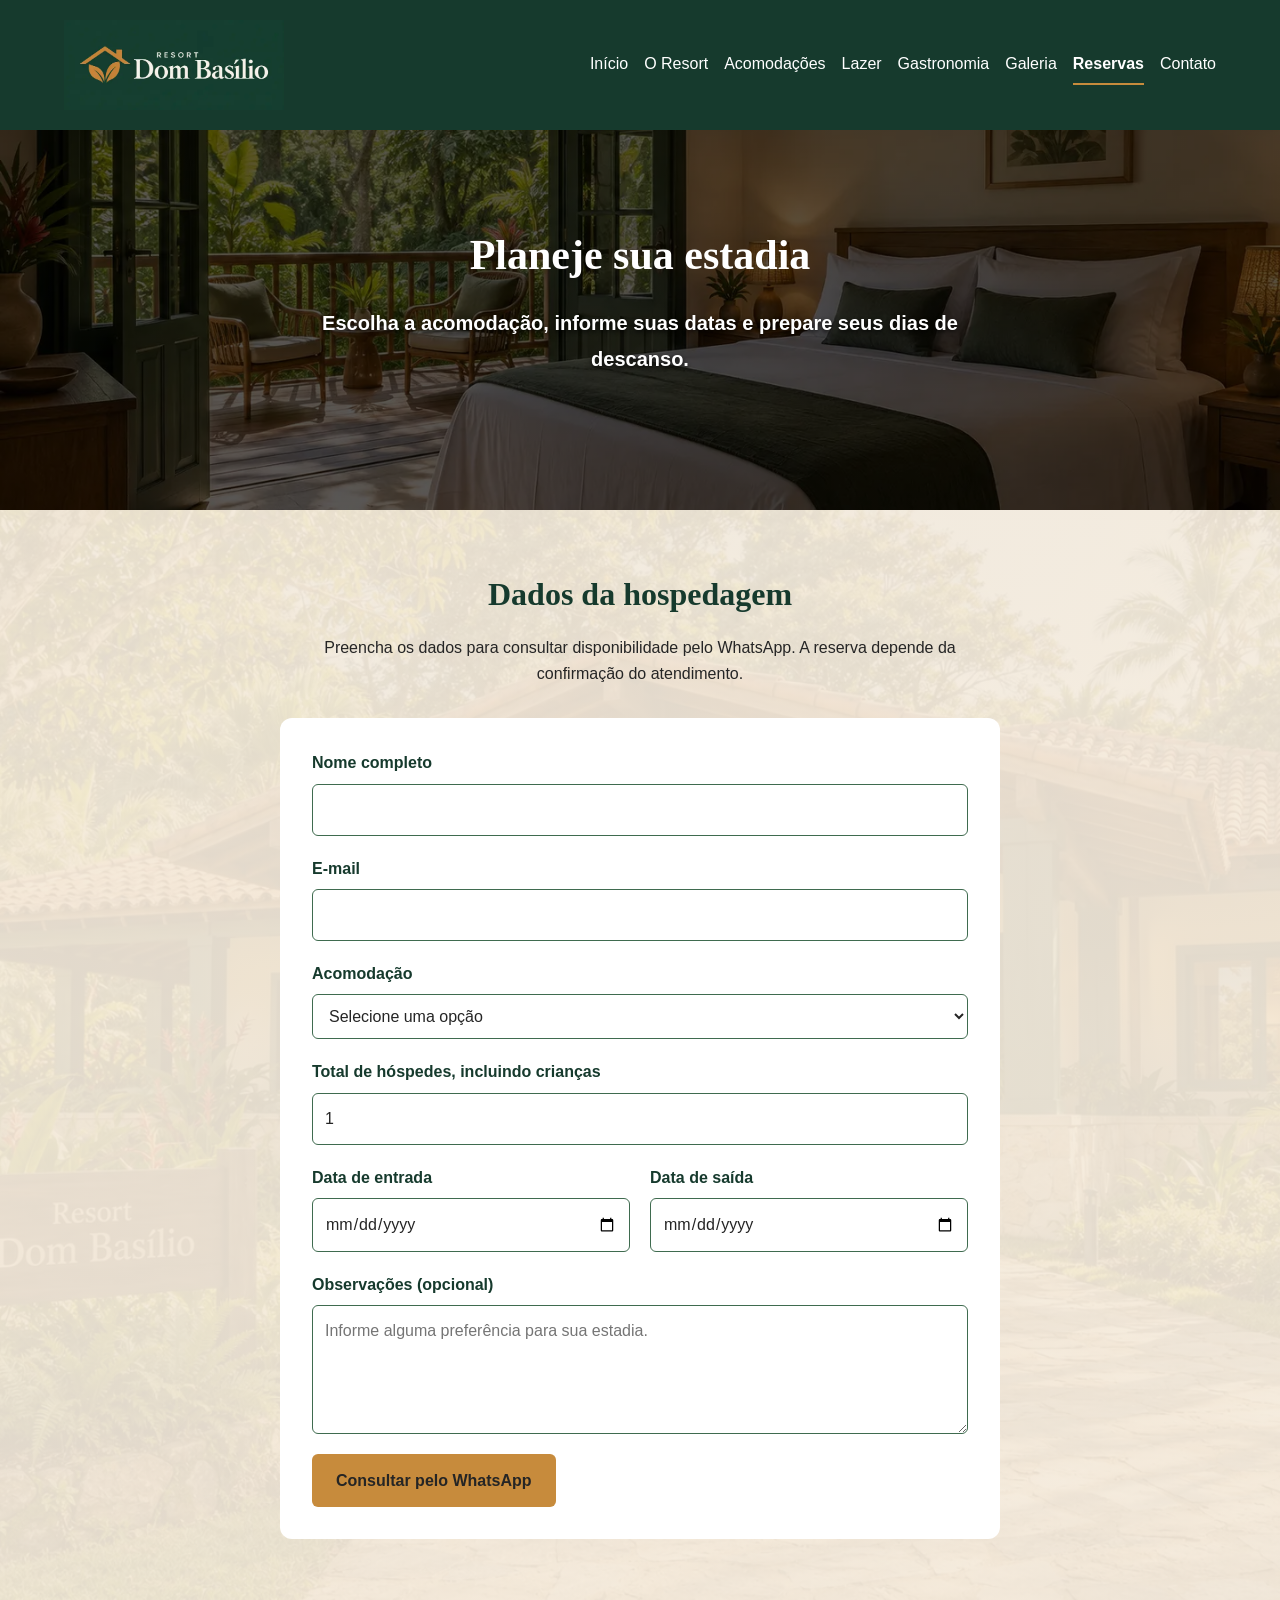
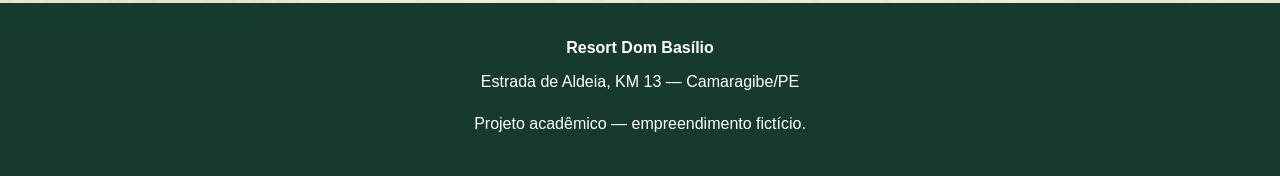
<file: reservas.html>
<!DOCTYPE html>
<html lang="pt-BR">
<head>
    <meta charset="UTF-8">

    <meta name="viewport" content="width=device-width, initial-scale=1.0">

    <title>Resort Dom Basílio | Reservas</title>

    <meta name="description"
          content="Planeje sua estadia no Resort Dom Basílio com nosso formulário de simulação de reserva.">

    <!-- Estilos compartilhados por todas as páginas -->
    <link rel="stylesheet" href="css/style.css">

    <!-- O defer faz o JavaScript executar após a leitura do HTML -->
    <script src="js/script.js" defer></script>
</head>

<body>
    <!-- O JavaScript preenche o menu neste espaço -->
    <header class="cabecalho"></header>

    <main>
        <!-- Apresentação da página -->
        <section class="banner">
            <h1>Planeje sua estadia</h1>

            <p>
                Escolha a acomodação, informe suas datas
                e prepare seus dias de descanso.
            </p>
        </section>

        <!-- Formulário de simulação -->
        <section class="secao apresentacao">
            <div class="container">
                <h2>Dados da hospedagem</h2>

                <p id="aviso-reserva" class="texto-introducao">
                    Preencha os dados para consultar disponibilidade pelo WhatsApp.
                    A reserva depende da confirmação do atendimento.
                </p>

                <form
                    id="formulario-reserva"
                    class="formulario"
                    aria-describedby="aviso-reserva">

                    <div class="campo">
                        <label for="nome">Nome completo</label>

                        <input
                            type="text"
                            id="nome"
                            name="nome"
                            autocomplete="name"
                            required>
                    </div>

                    <div class="campo">
                        <label for="email">E-mail</label>

                        <input
                            type="email"
                            id="email"
                            name="email"
                            autocomplete="email"
                            required>
                    </div>

                    <div class="campo">
                        <label for="acomodacao">Acomodação</label>

                        <select
                            id="acomodacao"
                            name="acomodacao"
                            required>

                            <option value="">Selecione uma opção</option>
                            <option value="chale-casal">
                                Chalé Casal — até 2 pessoas
                            </option>
                            <option value="chale-familia">
                                Chalé Família — até 4 pessoas
                            </option>
                            <option value="suite-premium">
                                Suíte Premium — até 2 pessoas
                            </option>
                        </select>
                    </div>

                    <div class="campo">
                        <label for="hospedes">
                            Total de hóspedes, incluindo crianças
                        </label>

                        <input
                            type="number"
                            id="hospedes"
                            name="hospedes"
                            min="1"
                            max="4"
                            step="1"
                            value="1"
                            required>
                    </div>

                    <div class="linha-formulario">
                        <div class="campo">
                            <label for="entrada">Data de entrada</label>

                            <input
                                type="date"
                                id="entrada"
                                name="entrada"
                                required>
                        </div>

                        <div class="campo">
                            <label for="saida">Data de saída</label>

                            <input
                                type="date"
                                id="saida"
                                name="saida"
                                required>
                        </div>
                    </div>

                    <div class="campo">
                        <label for="observacoes">
                            Observações (opcional)
                        </label>

                        <textarea
                            id="observacoes"
                            name="observacoes"
                            rows="4"
                            maxlength="500"
                            placeholder="Informe alguma preferência para sua estadia."></textarea>
                    </div>

                    <!-- Será habilitado quando adicionarmos a validação -->
                    <button
                        id="botao-reserva"
                        class="botao"
                        type="submit"
                        disabled>
                        Consultar pelo WhatsApp
                    </button>

                    <!-- O JavaScript exibirá o resultado neste espaço -->
                    <p
                        id="mensagem-reserva"
                        class="mensagem-formulario"
                        role="status"></p>
                </form>
            </div>
        </section>
    </main>

    <!-- Informações presentes no final da página -->
    <!-- O JavaScript preenche o rodapé neste espaço -->
    <footer class="rodape"></footer>
</body>
</html>
</file>
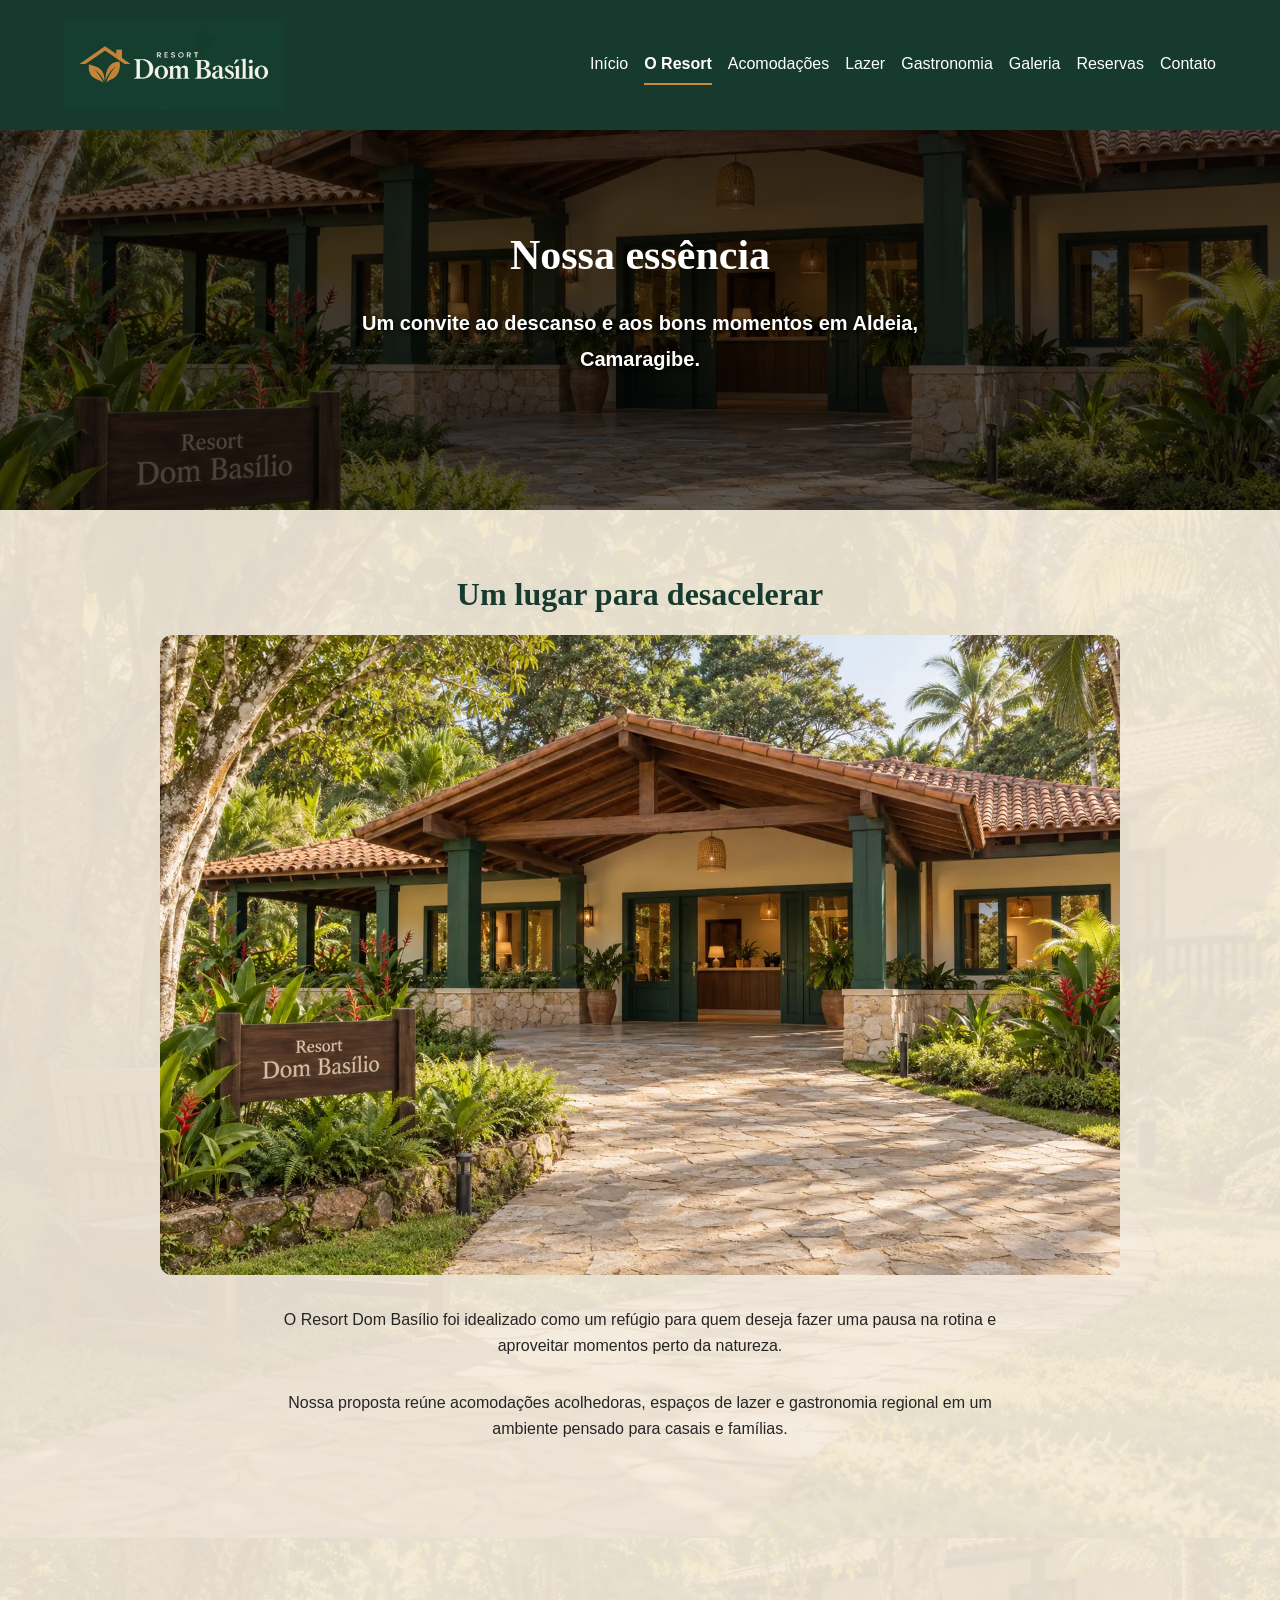
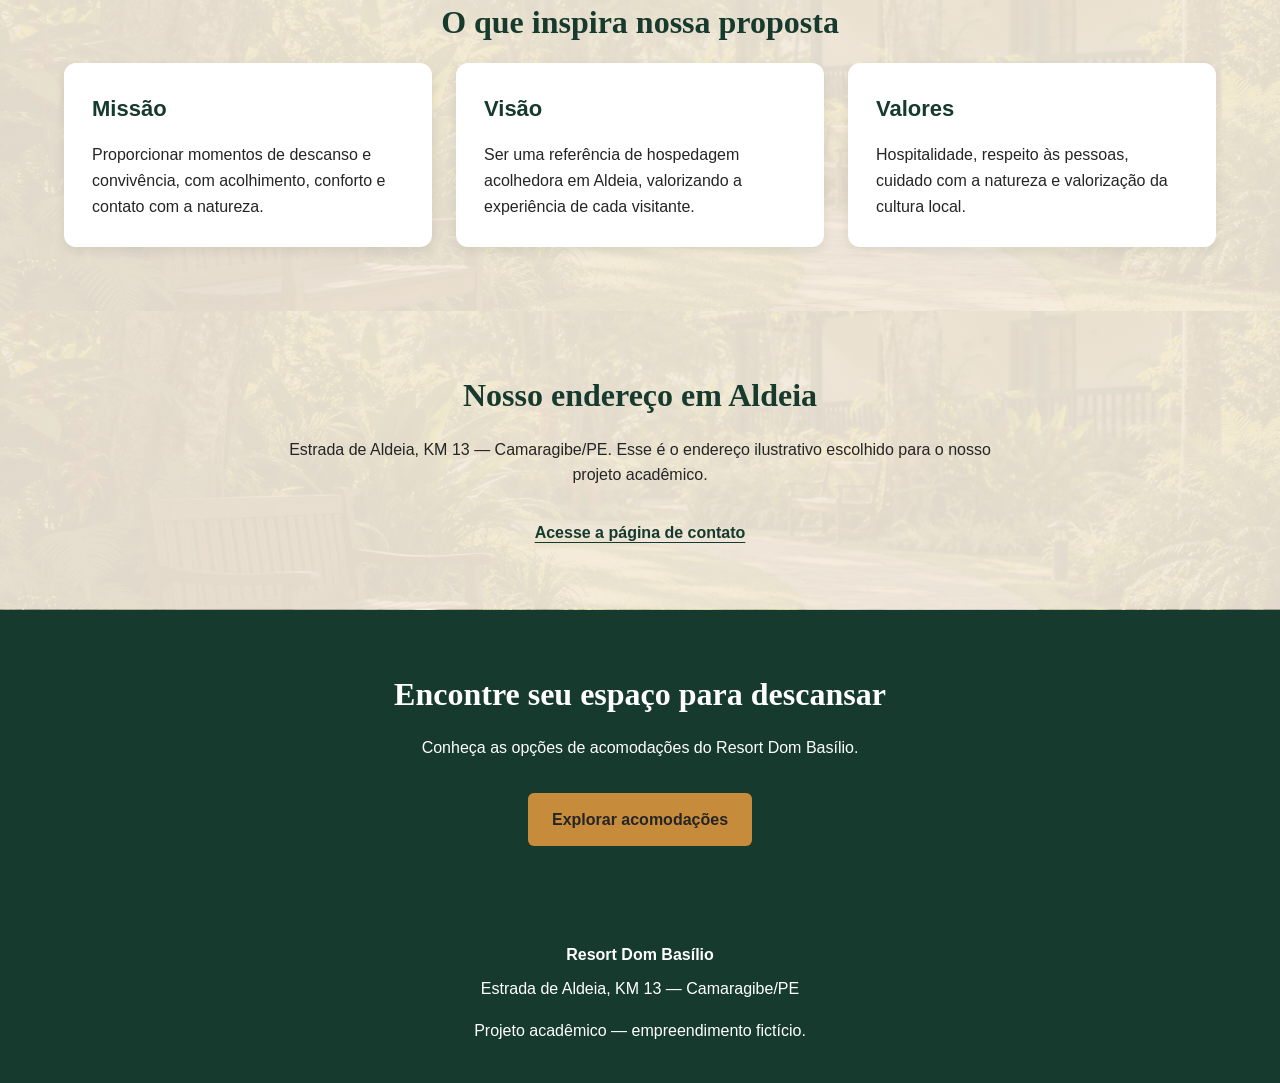
<file: sobre.html>
<!DOCTYPE html>
<html lang="pt-BR">
<head>
    <meta charset="UTF-8">

    <meta name="viewport" content="width=device-width, initial-scale=1.0">

    <meta name="description"
          content="Conheça a proposta do Resort Dom Basílio, em Aldeia, Camaragibe/PE.">

    <title>Resort Dom Basílio | O Resort</title>

    <!-- Estilos compartilhados por todas as páginas -->
    <link rel="stylesheet" href="css/style.css">

    <!-- O defer faz o JavaScript executar após a leitura do HTML -->
    <script src="js/script.js" defer></script>
</head>

<body>
    <!-- O JavaScript preenche o menu neste espaço -->
    <header class="cabecalho"></header>

    <main>
        <!-- Apresentação da página -->
        <section class="banner">
            <h1>Nossa essência</h1>

            <p>
                Um convite ao descanso e aos bons momentos
                em Aldeia, Camaragibe.
            </p>
        </section>

        <!-- Conceito do empreendimento -->
        <section class="secao apresentacao">
            <div class="container">
                <h2>Um lugar para desacelerar</h2>

                <img
                    class="imagem-destaque"
                    src="imagens/fachada-resort.webp"
                    alt="Entrada do Resort Dom Basílio com varanda e jardins tropicais"
                    loading="lazy">

                <p class="texto-introducao">
                    O Resort Dom Basílio foi idealizado como um
                    refúgio para quem deseja fazer uma pausa na
                    rotina e aproveitar momentos perto da natureza.
                </p>

                <p class="texto-introducao">
                    Nossa proposta reúne acomodações acolhedoras,
                    espaços de lazer e gastronomia regional em
                    um ambiente pensado para casais e famílias.
                </p>
            </div>
        </section>

        <!-- Princípios do resort -->
        <section class="secao">
            <div class="container">
                <h2>O que inspira nossa proposta</h2>

                <div class="lista-cards">
                    <article class="card">
                        <h3>Missão</h3>

                        <p>
                            Proporcionar momentos de descanso
                            e convivência, com acolhimento,
                            conforto e contato com a natureza.
                        </p>
                    </article>

                    <article class="card">
                        <h3>Visão</h3>

                        <p>
                            Ser uma referência de hospedagem
                            acolhedora em Aldeia, valorizando
                            a experiência de cada visitante.
                        </p>
                    </article>

                    <article class="card">
                        <h3>Valores</h3>

                        <p>
                            Hospitalidade, respeito às pessoas,
                            cuidado com a natureza e valorização
                            da cultura local.
                        </p>
                    </article>
                </div>
            </div>
        </section>

        <!-- Localização -->
        <section class="secao apresentacao">
            <div class="container">
                <h2>Nosso endereço em Aldeia</h2>

                <p class="texto-introducao">
                    Estrada de Aldeia, KM 13 — Camaragibe/PE.
                    Esse é o endereço ilustrativo escolhido
                    para o nosso projeto acadêmico.
                </p>

                <a class="link-destaque" href="contato.html">
                    Acesse a página de contato
                </a>
            </div>
        </section>

        <!-- Chamada para acomodações -->
        <section class="secao chamada-reserva">
            <div class="container">
                <h2>Encontre seu espaço para descansar</h2>

                <p class="texto-introducao">
                    Conheça as opções de acomodações
                    do Resort Dom Basílio.
                </p>

                <a class="botao" href="acomodacoes.html">
                    Explorar acomodações
                </a>
            </div>
        </section>
    </main>

    <!-- Informações presentes no final da página -->
    <!-- O JavaScript preenche o rodapé neste espaço -->
    <footer class="rodape"></footer>
</body>
</html>
</file>
<file: css/style.css>
/* =========================
   1. Configurações gerais
   ========================= */

:root {
    --verde-escuro: #163a2d;
    --verde-natural: #3f6b4f;
    --dourado: #c78b3c;
    --areia: #f4ebdd;
    --branco: #ffffff;
    --grafite: #252525;
}

* {
    box-sizing: border-box;
    margin: 0;
    padding: 0;
}

body {
    font-family: Arial, Helvetica, sans-serif;
    font-size: 16px;
    line-height: 1.6;
    color: var(--grafite);
    background-color: var(--areia);
}

a:focus-visible,
button:focus-visible {
    outline: 3px solid currentColor;
    outline-offset: 4px;
}

.container {
    width: 90%;
    max-width: 1200px;
    margin: 0 auto;
}

/* =========================
   2. Cabeçalho e navegação
   ========================= */

.cabecalho {
    position: sticky;
    top: 0;
    z-index: 1000;

    display: flex;
    align-items: center;
    justify-content: space-between;
    gap: 24px;

    padding: 20px 5%;
    background-color: var(--verde-escuro);
}

.marca {
    display: flex;
    align-items: center;
    min-width: 0;

    color: var(--branco);
    text-decoration: none;
}

.logo {
    display: block;
    width: 220px;
    max-width: 100%;
    height: auto;
}

.menu-lista {
    display: flex;
    flex-wrap: wrap;
    gap: 16px;
    list-style: none;
}

.menu-lista a {
    display: inline-block;
    padding: 6px 0;

    color: var(--branco);
    text-decoration: none;
    border-bottom: 2px solid transparent;
}

.menu-lista a:hover,
.menu-lista a:focus-visible,
.menu-lista a[aria-current="page"] {
    border-bottom-color: var(--dourado);
}

.menu-lista a[aria-current="page"] {
    font-weight: bold;
}

.botao-menu {
    display: none;
    padding: 10px 16px;

    font: inherit;
    font-weight: bold;
    color: var(--branco);
    background-color: transparent;

    border: 1px solid var(--branco);
    border-radius: 6px;
    cursor: pointer;
}

.botao-menu:focus-visible {
    outline-color: var(--dourado);
}

/* =========================
   3. Banners
   ========================= */

.banner {
    padding: 90px 5%;
    text-align: center;
    background-color: var(--areia);
}

.banner h1 {
    max-width: 800px;
    margin: 0 auto 24px;

    font-family: Georgia, "Times New Roman", serif;
    font-size: 42px;
    line-height: 1.2;
    color: var(--verde-escuro);
}

.banner p {
    max-width: 650px;
    margin: 0 auto 32px;
    font-size: 18px;
}

.banner-inicio {
    min-height: 520px;

    display: flex;
    flex-direction: column;
    align-items: center;
    justify-content: center;

    color: var(--branco);
    background-image:
        linear-gradient(rgba(0, 0, 0, 0.55), rgba(0, 0, 0, 0.55)),
        url("../imagens/banner-principal.webp");
    background-position: center;
    background-size: cover;
    background-repeat: no-repeat;
}

.banner-inicio h1 {
    color: var(--branco);
}

/* O JavaScript define as imagens específicas de cada página. */
.pagina-com-fotos .banner {
    min-height: 380px;

    display: flex;
    flex-direction: column;
    align-items: center;
    justify-content: center;

    color: var(--branco);
    background-image:
        linear-gradient(rgba(0, 0, 0, 0.65), rgba(0, 0, 0, 0.65)),
        var(--banner-pagina);
    background-position: center;
    background-size: cover;
    background-repeat: no-repeat;
}

.pagina-com-fotos .banner h1 {
    color: var(--branco);
}

.pagina-com-fotos .banner p {
    color: var(--branco);
    font-size: 20px;
    font-weight: 600;
    line-height: 1.8;
    text-shadow: 0 2px 4px rgba(0, 0, 0, 0.85);
}

.pagina-com-fotos .banner-inicio {
    min-height: 520px;
}

/* =========================
   4. Elementos reutilizáveis
   ========================= */

.botao {
    display: inline-block;
    padding: 14px 24px;

    font-weight: bold;
    color: var(--grafite);
    text-decoration: none;
    background-color: var(--dourado);

    border-radius: 6px;
}

.botao:hover {
    color: var(--branco);
    background-color: var(--verde-escuro);
}

.secao {
    padding: 64px 0;
}

.secao h2 {
    margin-bottom: 20px;

    font-family: Georgia, "Times New Roman", serif;
    font-size: 32px;
    line-height: 1.3;
    color: var(--verde-escuro);
    text-align: center;
}

.texto-introducao {
    max-width: 720px;
    margin: 0 auto 32px;
    text-align: center;
}

.apresentacao {
    text-align: center;
    background-color: var(--branco);
}

.link-destaque {
    color: var(--verde-escuro);
    font-weight: bold;
    text-underline-offset: 4px;
}

.link-destaque:hover {
    color: var(--verde-natural);
}

.acao-secao {
    margin-top: 32px;
    text-align: center;
}

/* =========================
   5. Cards e listas
   ========================= */

.lista-cards,
.lista-diferenciais {
    display: grid;
    grid-template-columns: repeat(3, 1fr);
}

.lista-cards {
    gap: 24px;
}

.card {
    display: flex;
    flex-direction: column;
    align-items: flex-start;
    gap: 16px;

    padding: 28px;
    background-color: var(--branco);
    border-radius: 12px;
    box-shadow: 0 4px 12px rgba(0, 0, 0, 0.08);
}

.card h3,
.lista-diferenciais h3 {
    font-size: 22px;
    color: var(--verde-escuro);
}

.card .botao {
    margin-top: auto;
}

.imagem-card,
.imagem-acomodacao,
.imagem-destaque {
    display: block;
    width: 100%;
    height: auto;
    border-radius: 8px;
}

.imagem-card {
    aspect-ratio: 4 / 3;
    object-fit: cover;
}

.imagem-destaque {
    max-width: 960px;
    margin: 0 auto 32px;
    border-radius: 12px;
}

.lazer {
    background-color: var(--branco);
}

.lazer .card {
    background-color: var(--areia);
}

.lista-diferenciais {
    gap: 32px;
    margin-top: 32px;
    list-style: none;
}

.lista-diferenciais li {
    padding-top: 20px;
    border-top: 3px solid var(--dourado);
}

.lista-diferenciais h3 {
    margin-bottom: 12px;
}

.lista-comodidades {
    padding-left: 22px;
}

.lista-comodidades li {
    margin-bottom: 8px;
}

.lista-comodidades li::marker {
    color: var(--verde-natural);
}

/* =========================
   6. Seções específicas
   ========================= */

.chamada-reserva {
    color: var(--branco);
    text-align: center;
    background-color: var(--verde-escuro);
}

.chamada-reserva h2 {
    color: var(--branco);
}

.chamada-reserva .botao:hover {
    color: var(--verde-escuro);
    background-color: var(--branco);
}

.detalhe-acomodacao {
    scroll-margin-top: 120px;
    background-color: var(--branco);
}

#chale-familia {
    background-color: var(--areia);
}

.ficha-acomodacao {
    max-width: 760px;
    margin: 0 auto;
    border: 1px solid var(--verde-natural);
}

.apresentacao-inicio {
    padding: 100px 0;

    color: var(--branco);
    background-image:
        linear-gradient(rgba(0, 0, 0, 0.65), rgba(0, 0, 0, 0.65)),
        url("../imagens/fachada-resort.webp");
    background-position: center;
    background-size: cover;
    background-repeat: no-repeat;
}

.apresentacao-inicio h2,
.apresentacao-inicio .link-destaque {
    color: var(--branco);
}

.apresentacao-inicio .link-destaque:hover {
    color: var(--branco);
    text-decoration-thickness: 3px;
}

.apresentacao-inicio .texto-introducao {
    color: var(--branco);
    font-size: 20px;
    font-weight: 600;
    line-height: 1.8;
    text-shadow: 0 2px 4px rgba(0, 0, 0, 0.85);
}

.pagina-com-fotos:not(.pagina-inicial)
    main
    > .secao:not(.apresentacao-inicio):not(.chamada-reserva) {
    background-image:
        linear-gradient(
            rgba(244, 235, 221, 0.92),
            rgba(244, 235, 221, 0.92)
        ),
        var(--fundo-pagina);
    background-position: center;
    background-size: cover;
    background-repeat: no-repeat;
}

.pagina-com-fotos .card,
.pagina-com-fotos .formulario {
    background-color: var(--branco);
}

/* =========================
   7. Formulários
   ========================= */

.formulario {
    max-width: 720px;
    margin: 0 auto;
    padding: 32px;

    text-align: left;
    background-color: var(--areia);
    border-radius: 12px;
}

.campo {
    display: flex;
    flex-direction: column;
    gap: 8px;
    min-width: 0;
    margin-bottom: 20px;
}

.campo label {
    font-weight: bold;
    color: var(--verde-escuro);
}

.campo input,
.campo select,
.campo textarea {
    width: 100%;
    min-width: 0;
    padding: 12px;

    font: inherit;
    color: var(--grafite);
    background-color: var(--branco);

    border: 1px solid var(--verde-natural);
    border-radius: 6px;
}

.campo textarea {
    resize: vertical;
}

.campo input:focus,
.campo select:focus,
.campo textarea:focus {
    outline: 2px solid var(--verde-escuro);
    outline-offset: 2px;
}

.linha-formulario {
    display: grid;
    grid-template-columns: repeat(2, minmax(0, 1fr));
    gap: 20px;
}

.formulario .botao {
    font: inherit;
    font-weight: bold;
    border: none;
    cursor: pointer;
}

.formulario .botao:focus-visible {
    outline-color: var(--verde-escuro);
}

.formulario .botao:disabled {
    color: #555555;
    background-color: #dddddd;
    cursor: not-allowed;
}

.mensagem-formulario:not(:empty) {
    margin-top: 20px;
    padding: 16px;
    border: 1px solid var(--verde-escuro);
    border-radius: 6px;
}

/* =========================
   8. Galeria e visualizador
   ========================= */

.grade-galeria {
    display: grid;
    grid-template-columns: repeat(3, minmax(0, 1fr));
    gap: 24px;
}

.foto-galeria {
    width: 100%;
    padding: 0;
    overflow: hidden;

    font: inherit;
    color: var(--verde-escuro);
    text-align: left;
    background-color: var(--areia);

    border: none;
    border-radius: 12px;
    cursor: pointer;
}

.foto-galeria img {
    display: block;
    width: 100%;
    aspect-ratio: 4 / 3;
    object-fit: cover;
}

.foto-galeria span {
    display: block;
    padding: 16px;
    font-weight: bold;
}

.foto-galeria:focus-visible {
    outline-color: var(--verde-escuro);
}

.visualizador-foto {
    width: 92%;
    max-width: 1100px;
    max-height: 90vh;
    margin: auto;
    padding: 20px;
    overflow-y: auto;

    color: var(--verde-escuro);
    background-color: var(--branco);

    border: none;
    border-radius: 12px;
}

.visualizador-foto::backdrop {
    background-color: rgba(0, 0, 0, 0.85);
}

.visualizador-foto figure {
    margin: 0;
}

#imagem-ampliada {
    display: block;
    width: 100%;
    max-height: 65vh;
    object-fit: contain;
}

#legenda-ampliada {
    margin-top: 12px;
    font-weight: bold;
    text-align: center;
}

.fechar-foto {
    display: block;
    margin: 0 0 16px auto;
    padding: 10px 16px;

    font: inherit;
    font-weight: bold;
    color: var(--branco);
    background-color: var(--verde-escuro);

    border: none;
    border-radius: 6px;
    cursor: pointer;
}

.fechar-foto:focus-visible {
    outline-color: var(--verde-escuro);
    outline-offset: 3px;
}

body.foto-aberta {
    overflow: hidden;
}

/* =========================
   9. Rodapé
   ========================= */

.rodape {
    padding: 32px 5%;
    color: var(--branco);
    text-align: center;
    background-color: var(--verde-escuro);
}

.rodape p {
    margin-bottom: 8px;
}

.rodape address {
    margin-bottom: 16px;
    font-style: normal;
}

/* =========================
   10. Responsividade
   ========================= */

@media (max-width: 1100px) {
    .cabecalho {
        flex-wrap: wrap;
        gap: 12px;
    }

    .marca {
        flex: 1;
    }

    .menu {
        width: 100%;
    }

    .menu-lista {
        flex-direction: column;
        gap: 0;
    }

    .menu-lista a {
        display: block;
        padding: 10px 0;
    }

    .cabecalho.menu-interativo .botao-menu {
        display: block;
    }

    .cabecalho.menu-interativo .menu {
        display: none;
    }

    .cabecalho.menu-interativo .menu.aberto {
        display: block;
        max-height: 65vh;
        overflow-y: auto;
    }
}

@media (max-width: 800px) {
    .lista-cards,
    .lista-diferenciais {
        grid-template-columns: 1fr;
    }

    .grade-galeria {
        grid-template-columns: repeat(2, minmax(0, 1fr));
    }

    .secao {
        padding: 40px 0;
    }

    .secao h2 {
        font-size: 28px;
    }
}

@media (max-width: 600px) {
    .cabecalho {
        padding: 12px 4%;
    }

    .logo {
        width: 170px;
    }

    .banner {
        padding: 56px 5%;
    }

    .banner h1 {
        font-size: 30px;
    }

    .banner p {
        font-size: 16px;
    }

    .banner-inicio,
    .pagina-com-fotos .banner-inicio {
        min-height: 420px;
    }

    .pagina-com-fotos .banner {
        min-height: 300px;
        padding: 48px 5%;
    }

    .pagina-com-fotos .banner p,
    .apresentacao-inicio .texto-introducao {
        font-size: 18px;
    }

    .apresentacao-inicio {
        padding: 64px 0;
    }

    .formulario {
        padding: 20px;
    }

    .linha-formulario {
        grid-template-columns: 1fr;
        gap: 0;
    }
}

@media (max-width: 500px) {
    .grade-galeria {
        grid-template-columns: 1fr;
    }
}
</file>
